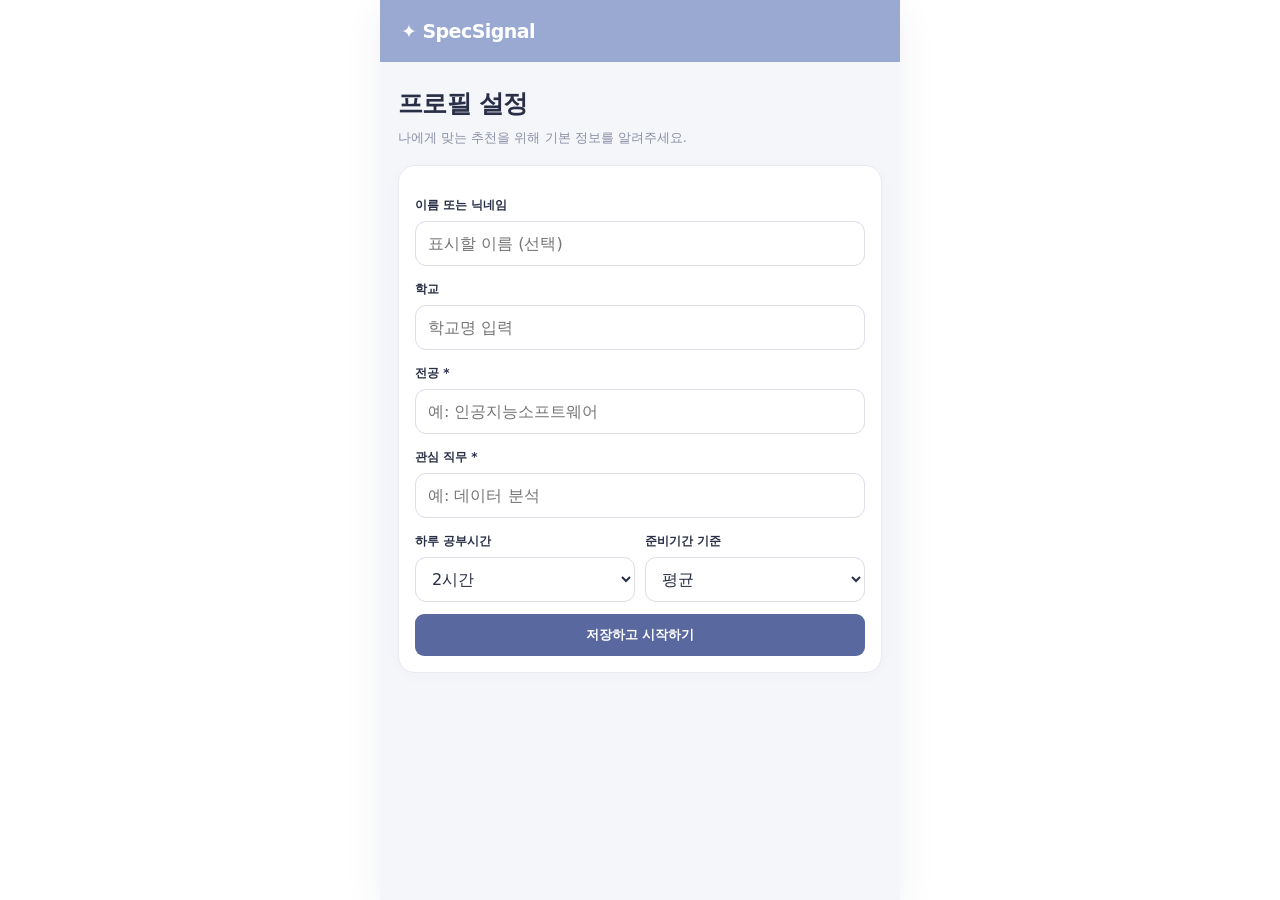
<file: pages/index.html>
<!DOCTYPE html>

<html lang="ko"><head><meta charset="utf-8"/><meta content="width=device-width,initial-scale=1,viewport-fit=cover" name="viewport"/><title>SpecSignal</title>
<style>
:root{--bg:#f7f8fc;--white:#fff;--ink:#25263c;--muted:#7a7d91;--primary:#6e67bb;--soft:#efedfa;--border:#e8e9f1;--danger:#b64d5d;--shadow:0 5px 18px #3b38600b}*{box-sizing:border-box}html,body{margin:0;min-height:100%;font-family:system-ui,-apple-system,'Malgun Gothic',sans-serif;color:var(--ink);background:#fff}button,input,textarea,select{font:inherit}button{cursor:pointer}button:disabled{opacity:.5;cursor:not-allowed}.app{max-width:520px;height:100dvh;min-height:520px;margin:auto;background:var(--bg);display:flex;flex-direction:column;overflow:hidden}.top{background:white;display:flex;align-items:center;justify-content:space-between;min-height:60px;padding:0 19px;border-bottom:1px solid var(--border);flex-shrink:0}.brand{font-size:19px;font-weight:850;letter-spacing:-.8px;color:#514a9d}.top-actions{display:flex;align-items:center;gap:10px}.top-btn{background:transparent;border:0;color:#55536d;font-size:13px;padding:7px}.main{flex:1;overflow-y:auto;overscroll-behavior:contain;padding:22px 18px 30px}.page{display:none;animation:appear .16s ease}.page.active{display:block}@keyframes appear{from{opacity:.4;transform:translateY(4px)}to{opacity:1;transform:none}}.bottom{flex-shrink:0;display:grid;grid-template-columns:repeat(4,1fr);height:72px;background:white;border-top:1px solid var(--border);padding-bottom:env(safe-area-inset-bottom)}.bottom button{border:0;background:white;color:#8c8ca0;font-size:11px;display:flex;flex-direction:column;justify-content:center;align-items:center;gap:5px}.bottom button.active{color:var(--primary);font-weight:750}.bottom .symbol{font-size:22px;line-height:1}.bottom.hidden{display:none}h1{font-size:24px;letter-spacing:-.8px;margin:0 0 7px}h2{font-size:16px;margin:22px 0 11px;letter-spacing:-.3px}h3{font-size:15px;margin:6px 0}p{line-height:1.6}.muted{font-size:13px;color:var(--muted);margin:0 0 17px}.card{background:white;border:1px solid var(--border);border-radius:17px;padding:16px;margin:11px 0;box-shadow:var(--shadow)}.card p{font-size:13px;color:#6f7186;margin:7px 0}.field{display:block;font-size:12px;font-weight:700;margin:15px 0 7px}.input{display:block;width:100%;border:1px solid #dcdde9;background:white;border-radius:11px;min-height:45px;padding:11px 12px;color:var(--ink);outline:none}.input:focus{border-color:var(--primary);box-shadow:0 0 0 3px #6e67bb1a}textarea.input{min-height:86px;resize:vertical}.two{display:grid;grid-template-columns:1fr 1fr;gap:10px}.btn{border:0;border-radius:11px;padding:12px 15px;font-weight:750;font-size:13px;background:var(--primary);color:white}.btn.alt{background:var(--soft);color:#565098}.btn.line{border:1px solid var(--border);background:white;color:#55556c}.btn.danger{background:#fff1f2;color:var(--danger)}.btn.small{padding:9px 11px;font-size:12px}.btn.full{width:100%;margin-top:12px}.row{display:flex;align-items:center;gap:8px;flex-wrap:wrap}.between{justify-content:space-between}.tag{display:inline-flex;background:var(--soft);color:#625ba7;border-radius:7px;padding:5px 8px;font-size:11px;font-weight:700}.tag.gray{background:#f1f1f5;color:#77788c}.tag.warn{background:#fff2ed;color:#ac664f}.meta{font-size:12px;color:var(--muted)}.tabs{display:grid;grid-template-columns:1fr 1fr;background:#edecf5;border-radius:12px;padding:4px;gap:4px;margin:17px 0}.tabs button{border:0;background:transparent;border-radius:9px;padding:11px;color:#74728c;font-size:13px;font-weight:700}.tabs button.active{background:white;color:#554da3;box-shadow:0 1px 5px #0001}.item{display:flex;justify-content:space-between;gap:10px;align-items:flex-start}.item-content{min-width:0;flex:1}.item h3{line-height:1.4}.arrow{font-size:20px;color:#aaa6c9;align-self:center}.divider{height:1px;background:var(--border);margin:13px 0}.empty,.notice{border:1px dashed #d7d5e5;background:#fff;border-radius:14px;padding:21px 15px;text-align:center;color:var(--muted);font-size:13px;line-height:1.7;margin:14px 0}.empty strong,.notice strong{display:block;color:var(--ink);font-size:14px;margin-bottom:5px}.notice.error{border-color:#eac7cb;background:#fff8f8;color:#a05a64}.notice.loading{border-style:solid;background:#f1effc;color:#625ba7}.notice.success{border-style:solid;background:#f1f8f3;color:#467657}.mini{font-size:11px;color:var(--muted)}.cal-top{display:flex;align-items:center;justify-content:space-between;margin:12px 0}.cal-top strong{font-size:17px}.cal-grid{display:grid;grid-template-columns:repeat(7,1fr);gap:4px}.cal-head{text-align:center;font-size:11px;color:var(--muted);padding:7px 0}.cal-day{min-height:47px;border-radius:10px;background:#f9f9fc;text-align:center;padding:8px 2px;font-size:12px;border:1px solid transparent}.cal-day.today{border-color:#b9b4e5}.cal-day.has{background:#eeebfa;color:#5d56a4;font-weight:700}.cal-day .dots{display:flex;justify-content:center;gap:3px;margin-top:5px}.cal-day .dots i{width:5px;height:5px;background:#7c75c4;border-radius:50%}.cal-day .dots i.school{background:#a9aabc}.date-line{display:flex;justify-content:space-between;align-items:center;gap:10px;padding:11px 0;border-bottom:1px solid var(--border)}.date-line:last-child{border:0}.date-line strong{font-size:13px}.date-line .date{font-size:11px;color:var(--muted);margin-top:3px}.dday{font-size:12px;color:#645bad;font-weight:800;white-space:nowrap}.bubble{max-width:92%;padding:12px 13px;border-radius:14px;font-size:13px;line-height:1.6;margin:12px 0}.bubble.ai{background:white;border:1px solid var(--border);border-top-left-radius:4px}.bubble.user{background:#e8e5f9;margin-left:auto;border-bottom-right-radius:4px}.help{font-size:12px;color:var(--muted);margin-top:8px}.hide{display:none!important}.toast{position:fixed;left:50%;bottom:90px;transform:translateX(-50%);background:#302e47;color:white;padding:12px 18px;border-radius:12px;font-size:12px;max-width:90%;z-index:10;box-shadow:0 8px 30px #0002}.pill-button{border:1px solid var(--border);background:white;color:#65617e;border-radius:999px;padding:8px 12px;font-size:12px}.pill-button.active{background:var(--soft);color:var(--primary);border-color:#c7c3e6}.link{color:#6259ac;text-decoration:underline;text-underline-offset:3px;word-break:break-all}.inline-warning{color:var(--danger);font-size:12px;margin:8px 0}.info-strip{background:#f0eefb;color:#645da5;border-radius:12px;padding:12px;font-size:12px;line-height:1.6}.profile{display:flex;gap:12px;align-items:center;margin-bottom:16px}.avatar{background:#e9e6fa;border-radius:14px;padding:12px;color:#6359ad;font-size:23px}.small-muted{font-size:12px;color:var(--muted)}@media(min-width:600px){body{background:#f0f0f6}.app{box-shadow:0 0 40px #27244b12}}@media(max-width:360px){.main{padding:18px 13px}.btn{padding:11px}.cal-day{min-height:42px}}

:root{--bg:#f6f6fa;--ink:#292e45;--muted:#8990a5;--primary:#59699f;--soft:#eceefa;--border:#e5e7f0}
.top{background:#a3afd5;border-bottom:0;min-height:62px;padding:0 21px}
.brand{color:#fff;font-size:19px;letter-spacing:-.55px}
.app{background:#f7f7fb}
.main{padding:25px 18px 32px}
.eyebrow{font-size:10px;font-weight:800;letter-spacing:2px;color:#8794c0;margin-bottom:11px}
h1{font-size:25px}
h2{color:#30354d}
.card{border-radius:16px;box-shadow:0 3px 15px #30395a06}
.btn{background:#59699f}
.btn.alt{background:#e9ecf8;color:#52639b}
.bottom button.active{color:#59699f}
.bottom .symbol{font-size:23px}
.my-hero{display:flex;align-items:center;gap:14px;background:#a4afd4;border-radius:17px;padding:20px;color:white;margin:19px 0}
.my-avatar{display:grid;place-items:center;width:53px;height:53px;flex:none;background:#eef0fb;border-radius:15px;color:#59699f;font-size:25px;font-weight:850}
.my-hero strong{font-size:17px}.my-hero p{font-size:12px;color:#f4f5fc;margin:5px 0 0}
.my-card-heading{margin:0;font-size:16px}
.my-info-grid{display:grid;grid-template-columns:1fr 1fr;gap:17px 13px;margin-top:19px}
.my-info-grid div{min-width:0}
.my-info-grid span{display:block;color:#9095a8;font-size:11px;margin-bottom:7px}
.my-info-grid strong{display:block;font-size:13px;line-height:1.5;overflow-wrap:anywhere}
.my-stats{display:grid;grid-template-columns:repeat(3,minmax(0,1fr));gap:9px;margin:13px 0 22px}
.my-stats .card{margin:0;padding:14px 10px;text-align:center}
.my-stats span{display:block;font-size:11px;color:#8c90a6}
.my-stats strong{display:block;font-size:23px;color:#58699f;margin:7px 0 2px}
.my-stats small{font-size:10px;color:#9094a7}
#bookmarksList .card{margin-top:9px}
@media(max-width:360px){.my-stats{gap:6px}.my-stats .card{padding:11px 6px}}

/* SpecSignal brand visual system adapted from the supplied responsive-web reference */
:root{--bg:#f5f6fa;--primary:#58699f;--soft:#eef0f9;--border:#e5e8f1;--ink:#292f46;--muted:#8a90a5}
body{background:#fff}
.app{background:var(--bg)}
.top{background:#9aa9d1;color:#fff;border-bottom:0;min-height:62px}
.brand{color:#fff;font-size:19px}
.main{padding:25px 18px 38px}
.page h1{font-size:25px;letter-spacing:-.7px}
.page>.muted{margin-top:5px;line-height:1.65}
.card{background:#fff;border:1px solid #e9eaf1;border-radius:17px;box-shadow:0 3px 15px #30395a07}
.btn{background:#59699f;border-radius:9px}
.btn.alt{background:#eef0f8;color:#52639b}
.btn.line{background:#fff;color:#4e587a}
.bottom{background:#fff;box-shadow:0 -3px 16px #26345a08}
.bottom button.active{color:#59699f}
.eyebrow{font-size:10px;letter-spacing:2px;color:#8694bf;font-weight:800;margin-bottom:10px}
.hero-title{align-items:flex-start;gap:10px}
.hero-title h1{margin:0}
.hero-title .muted{margin-top:8px}
.home-overview{display:grid;grid-template-columns:1fr 1fr;gap:10px;margin:23px 0 25px}
.home-overview>div{border-radius:17px;padding:18px 15px;min-width:0;display:flex;flex-direction:column;gap:8px}
.overview-main{background:#a4afd4;color:#fff}
.overview-side{background:#fff;border:1px solid var(--border)}
.home-overview span{font-size:12px}
.home-overview strong{font-size:29px;line-height:1.15;overflow-wrap:anywhere}
.home-overview small{font-size:11px;opacity:.8;line-height:1.5;overflow-wrap:anywhere}
.overview-side strong{font-size:18px;color:#59699f}
.section-row{margin-top:20px;margin-bottom:12px}
.section-row h2{margin:0;font-size:16px}
.calendar-card{padding:14px 10px}
.cal-top{margin-bottom:16px}
.cal-grid{gap:3px}
.cal-head{color:#8b93ac}
.cal-day{min-height:45px;border-radius:8px}
.cal-day.today{background:#e7eaf6;color:#4f6096}
.school-color{color:#e0b76c}
.chat-frame{background:#fff;border:1px solid var(--border);border-radius:18px;overflow:hidden;display:flex;flex-direction:column;min-height:480px;margin:22px 0 14px}
.chat-heading{padding:17px 14px;display:flex;gap:10px;align-items:center;border-bottom:1px solid var(--border)}
.chat-heading strong{display:block;font-size:14px}
.chat-heading small{display:block;color:#9a9eb0;font-size:10px;margin-top:5px}
.chat-heading .tag{margin-left:auto;flex:none}
.chat-spark{font-size:20px;color:#58699f}
.chat-messages{padding:16px 13px;min-height:325px;max-height:460px;overflow-y:auto;flex:1}
.chat-messages .bubble{max-width:92%;margin:9px 0;padding:12px 13px;border-radius:12px}
.chat-messages .bubble.user{margin-left:auto;background:#e7eaf6}
.chat-messages .bubble.ai{background:#f0f1f8}
.chat-suggestions{display:flex;flex-wrap:wrap;gap:7px;margin:12px 0}
.chat-suggestions button{border:1px solid #e4e7f1;background:#fff;border-radius:9px;padding:9px 11px;color:#56627f;font-size:12px}
.chat-compose{border-top:1px solid var(--border);padding:12px;display:flex;align-items:end;gap:8px}
.chat-compose textarea{flex:1;min-width:0;min-height:43px;max-height:100px;resize:vertical}
.chat-compose button{white-space:nowrap;padding:13px 12px}
.chat-answer .card{margin:8px 0 18px}
.chat-answer .row{flex-wrap:wrap}
.recommendation-profile{margin-bottom:16px}
.recommendation-profile h2{font-size:14px;margin:0}
.my-hero{background:#a4afd4}
.my-info-grid{gap:17px 13px}
@media(min-width:600px){.app{box-shadow:0 10px 36px #28324a12}}
@media(max-width:370px){.chat-heading{flex-wrap:wrap}.chat-heading .tag{margin-left:0}.home-overview>div{padding:14px 11px}}
</style></head><body><div class="app"><header class="top"><span class="brand">✦ SpecSignal</span><div class="top-actions"></div></header><main class="main" id="scrollArea">
<section class="page active" id="profile"><h1>프로필 설정</h1><p class="muted">나에게 맞는 추천을 위해 기본 정보를 알려주세요.</p><div class="card"><label class="field" for="nickname">이름 또는 닉네임</label><input class="input" id="nickname" placeholder="표시할 이름 (선택)"/><label class="field" for="school">학교</label><input class="input" id="school" placeholder="학교명 입력"/><label class="field" for="major">전공 *</label><input class="input" id="major" placeholder="예: 인공지능소프트웨어"/><label class="field" for="career">관심 직무 *</label><input class="input" id="career" placeholder="예: 데이터 분석"/><div class="two"><div><label class="field" for="study">하루 공부시간</label><select class="input" id="study"><option>1시간</option><option selected="">2시간</option><option>3시간 이상</option></select></div><div><label class="field" for="period">준비기간 기준</label><select class="input" id="period"><option>최소</option><option selected="">평균</option><option>최대</option></select></div></div><p class="inline-warning hide" id="profileError">전공과 관심 직무를 입력해 주세요.</p><button class="btn full" onclick="saveProfile()">저장하고 시작하기</button></div></section>
<section class="page" id="home">
<div class="eyebrow">YOUR NEXT POSSIBILITY</div>
<div class="row between hero-title">
<div><h1>나의 일정 한눈에 보기</h1><p class="muted">작은 준비가 만드는 더 큰 가능성.</p></div>
<button class="btn alt small" onclick="navigate('academic')">학사일정</button>
</div>
<div class="home-overview">
<div class="overview-main"><span>다가오는 일정</span><strong id="homeUpcomingCount">0</strong><small>개의 일정이 기다리고 있어요</small></div>
<div class="overview-side"><span>가장 가까운 일정</span><strong id="homeNextDDay">일정 없음</strong><small id="homeNextTitle">일정을 추가해 보세요</small></div>
</div>
<div class="row between section-row"><h2>다가오는 일정</h2><button class="btn small" onclick="openEvent()">＋ 일정 추가</button></div>
<div id="upcoming"></div>
<div class="row between section-row"><h2>내 캘린더</h2><span class="small-muted">개인 일정 · 학사일정</span></div>
<div class="card calendar-card">
<div class="cal-top"><button aria-label="이전 달" class="pill-button" onclick="changeMonth(-1)">‹</button><strong id="monthLabel"></strong><button aria-label="다음 달" class="pill-button" onclick="changeMonth(1)">›</button></div>
<div class="cal-grid" id="calendar"></div>
<p class="help">● 개인 일정　 <span class="school-color">●</span> 학교 학사일정</p>
</div>
<div class="row" style="margin-top:14px"><button class="btn line full" onclick="navigate('explore')">자격증·공모전 둘러보기</button></div>
</section>
<section class="page" id="explore"><h1>자격증·공모전 탐색</h1><p class="muted">관심 분야의 항목을 찾아보고 상세정보를 확인하세요.</p><div class="tabs"><button class="active" id="certTab" onclick="setCategory('cert')">자격증</button><button id="compTab" onclick="setCategory('comp')">공모전</button></div><input class="input" id="search" oninput="renderExplore()" placeholder="이름 또는 분야 검색"/><div id="exploreResults"></div><button class="btn alt full" id="submitCompetition" onclick="navigate('submission')">＋ 공모전 등록 제안</button></section>
<section class="page" id="detail"><button class="top-btn" onclick="navigate(lastDetailSource)">‹ 돌아가기</button><div id="detailContent"></div><div class="row" style="margin-top:15px"><button class="btn alt" id="bookmarkDetail" onclick="toggleBookmark(selectedId)">☆ 관심 저장</button><button class="btn" onclick="openEvent(selectedId)">＋ 일정 추가</button></div></section>
<section class="page" id="ai">
<div class="eyebrow">YOUR NEXT POSSIBILITY</div>
<h1>SpecSignal Bot</h1>
<p class="muted">전공과 관심 분야, 나의 일정에 맞는 다음 도전을 찾아보세요.</p>
<div class="chat-frame">
<div class="chat-heading"><span class="chat-spark">✦</span><div><strong>나만의 가능성을 찾는 대화</strong><small>추천 결과는 고정 예시 데이터입니다.</small></div><span class="tag warn">예시 데이터</span></div>
<div class="chat-messages" id="chatMessages">
<div class="bubble ai">안녕하세요! 어떤 도전을 준비하고 있나요?<br/>관심 분야와 준비 가능한 기간을 알려주세요.</div>
<div class="chat-suggestions">
<button onclick="askSuggestion('전공에 맞는 자격증 추천해줘')">전공에 맞는 자격증</button>
<button onclick="askSuggestion('이번 학기에 준비할 공모전 추천해줘')">학기 중 준비할 공모전</button>
</div>
</div>
<div class="chat-compose"><textarea class="input" id="aiQuestion" placeholder="예: 데이터 분야 자격증을 60일 안에 준비하고 싶어" rows="2"></textarea><button class="btn" onclick="runRecommendation()">보내기 ↑</button></div>
</div>
<div class="card recommendation-profile"><div class="row between"><h2>현재 추천 조건</h2><button class="btn line small" onclick="editMyProfile()">수정</button></div><p id="aiProfile"></p><p class="small-muted">학사일정이 확인되지 않으면 추천 판단에 반영하지 않습니다.</p></div>
</section>
<section class="page" id="mypage">
<div class="eyebrow">MY SPACE / ACCOUNT</div>
<h1>마이페이지</h1>
<p class="muted">나의 정보와 준비 현황을 한곳에서 확인해요.</p>
<div class="my-hero">
<div class="my-avatar">S</div>
<div><strong id="myDisplayName">SpecSignal 사용자</strong><p id="mySubtitle">나의 다음 가능성을 준비하고 있어요.</p></div>
</div>
<div class="card">
<div class="row between"><h2 class="my-card-heading">기본 정보</h2><button class="btn line small" onclick="editMyProfile()">수정하기</button></div>
<div class="my-info-grid">
<div><span>학교</span><strong id="mySchool">미입력</strong></div>
<div><span>전공</span><strong id="myMajor">미입력</strong></div>
<div><span>관심 직무</span><strong id="myCareer">미입력</strong></div>
<div><span>하루 공부시간</span><strong id="myStudy">미입력</strong></div>
<div><span>준비기간 기준</span><strong id="myPeriod">미입력</strong></div>
</div>
</div>
<div class="my-stats">
<div class="card"><span>관심 항목</span><strong id="myBookmarkCount">0</strong><small>개 저장</small></div>
<div class="card"><span>내 일정</span><strong id="myEventCount">0</strong><small>개 등록</small></div>
<div class="card"><span>학사일정</span><strong id="myAcademicCount">0</strong><small>개 등록</small></div>
</div>
<div class="row between"><h2>관심 목록</h2><button class="btn line small" onclick="navigate('explore')">더 찾아보기</button></div>
<div class="tabs"><button class="active" id="myCertTab" onclick="setMyBookmarkKind('cert')">자격증</button><button id="myCompTab" onclick="setMyBookmarkKind('comp')">공모전</button></div>
<div id="bookmarksList"></div>
<div class="card">
<div class="row between"><div><h2 class="my-card-heading">학사일정 설정</h2><p class="small-muted">학교 일정 조회 또는 직접 입력</p></div><button class="btn alt small" onclick="navigate('academic')">설정하기</button></div>
</div>
</section>
<section class="page" id="event"><button class="top-btn" onclick="navigate(eventReturn)">‹ 돌아가기</button><h1 id="eventHeading">일정 추가</h1><p class="muted">캘린더에 표시할 개인 일정을 저장하세요.</p><div class="card"><label class="field" for="eventTitle">일정명 *</label><input class="input" id="eventTitle" placeholder="일정 이름"/><label class="field" for="eventType">일정 종류</label><select class="input" id="eventType"><option value="cert">자격증</option><option value="comp">공모전</option><option value="personal">개인 일정</option></select><label class="field" for="eventDate">날짜 *</label><input class="input" id="eventDate" type="date"/><p class="inline-warning hide" id="eventError">일정명과 날짜를 입력해 주세요.</p><button class="btn full" onclick="saveEvent()">일정 저장</button><button class="btn danger full hide" id="deleteEvent" onclick="removeEvent()">일정 삭제</button></div></section>
<section class="page" id="academic"><button class="top-btn" onclick="navigate('home')">‹ 홈으로</button><h1>학교 학사일정</h1><p class="muted">학교 학사일정을 확인하고 필요한 날짜를 직접 등록할 수 있어요.</p><label class="field" for="academicSchool">학교</label><input class="input" id="academicSchool" placeholder="학교명 입력"/><label class="field" for="academicYear">학년도</label><select class="input" id="academicYear"><option>2026</option><option>2027</option></select><button class="btn full" onclick="loadAcademic()">학사일정 조회</button><div id="academicResult"></div><div class="hide" id="academicManual"><h2>학사일정 직접 입력</h2><div class="card"><label class="field" for="academicTitle">일정명 *</label><input class="input" id="academicTitle" placeholder="예: 기말고사 기간"/><label class="field" for="academicDate">시작 날짜 *</label><input class="input" id="academicDate" type="date"/><p class="inline-warning hide" id="academicError">일정명과 날짜를 입력해 주세요.</p><button class="btn full" onclick="saveAcademic()">학사일정 저장</button></div></div><div id="academicSaved"></div></section>
<section class="page" id="submission"><button class="top-btn" onclick="navigate('explore')">‹ 탐색으로</button><h1>공모전 등록 제안</h1><p class="muted">공식 공고를 제안하면 검수 후 공개할 수 있어요.</p><div class="card"><label class="field" for="submissionUrl">공식 공고 URL</label><input class="input" id="submissionUrl" placeholder="https://..." type="url"/><label class="field" for="submissionName">공모전명</label><input class="input" id="submissionName" placeholder="공모전 공식 명칭"/><label class="field" for="submissionFile">공고 파일 (PDF·이미지)</label><input accept=".pdf,image/*" class="input" id="submissionFile" type="file"/><div class="info-strip" style="margin-top:14px">제출한 공고는 검수 대기 상태로 표시됩니다. 현재는 실제 서버로 전송되지 않습니다.</div><button class="btn full" onclick="demoSubmit()">검수 요청</button><div id="submissionResult"></div></div></section>
</main><nav class="bottom hidden" id="bottom"><button data-page="home" onclick="navigate('home')"><span class="symbol">▦</span>홈</button><button data-page="explore" onclick="navigate('explore')"><span class="symbol">⌕</span>탐색</button><button data-page="ai" onclick="navigate('ai')"><span class="symbol">✧</span>AI 추천</button><button data-page="mypage" onclick="navigate('mypage')"><span class="symbol">◉</span>마이페이지</button></nav></div><div class="toast hide" id="toast" role="status"></div>
<script>
'use strict';
const $=id=>document.getElementById(id),storeKey='specsignal-prototype-v1';
const catalog=[{id:'cert-1',kind:'cert',title:'정보처리기사',category:'정보기술',description:'소프트웨어 개발 및 정보시스템 관련 국가기술자격입니다.',eligibility:'응시자격은 공식 안내에서 확인해 주세요.',deadline:'미확인',exam:'미확인',url:'https://www.q-net.or.kr/'},{id:'cert-2',kind:'cert',title:'빅데이터분석기사',category:'데이터 분석',description:'빅데이터 분석 관련 국가기술자격입니다.',eligibility:'응시자격은 공식 안내에서 확인해 주세요.',deadline:'미확인',exam:'미확인',url:'https://www.q-net.or.kr/'},{id:'comp-1',kind:'comp',title:'AI 아이디어 공모전 (예시)',category:'인공지능',description:'AI 활용 아이디어를 제안하는 가상 공모전 예시입니다.',eligibility:'예시 항목으로 실제 참가 자격이 없습니다.',deadline:'미확인',exam:'미확인',url:''},{id:'comp-2',kind:'comp',title:'캠퍼스 서비스 기획 공모전 (예시)',category:'서비스 기획',description:'대학생 대상 서비스 기획을 주제로 한 가상 공모전 예시입니다.',eligibility:'예시 항목으로 실제 참가 자격이 없습니다.',deadline:'미확인',exam:'미확인',url:''}];
const defaults={profile:null,bookmarks:[],events:[],academic:[]};let data=load(),page='profile',category='cert',selectedId='cert-1',lastDetailSource='explore',editingId=null,eventReturn='home',viewDate=new Date();viewDate.setDate(1);let academicAttempt=0,profileReturn='home',myBookmarkKind='cert';
function load(){try{let raw=JSON.parse(localStorage.getItem(storeKey));if(raw&&typeof raw==='object')return {...defaults,...raw}}catch(e){}return structuredClone(defaults)}function persist(){try{localStorage.setItem(storeKey,JSON.stringify(data))}catch(e){}}function escapeHTML(v){return String(v??'').replace(/[&<>"']/g,c=>({'&':'&amp;','<':'&lt;','>':'&gt;','"':'&quot;',"'":'&#39;'}[c]))}function toast(s){$('toast').textContent=s;$('toast').classList.remove('hide');clearTimeout(toast.timer);toast.timer=setTimeout(()=>$('toast').classList.add('hide'),2300)}function navigate(to){if(!data.profile&&to!=='profile')to='profile';page=to;document.querySelectorAll('.page').forEach(x=>x.classList.toggle('active',x.id===to));$('bottom').classList.toggle('hidden',to==='profile');document.querySelectorAll('.bottom button').forEach(x=>x.classList.toggle('active',x.dataset.page===to));$('scrollArea').scrollTop=0;if(to==='home')renderHome();if(to==='explore')renderExplore();if(to==='detail')renderDetail();if(to==='ai')renderAiProfile();if(to==='mypage')renderMyPage();if(to==='academic')renderAcademic();}
function saveProfile(){let major=$('major').value.trim(),career=$('career').value.trim();$('profileError').classList.toggle('hide',!!(major&&career));if(!major||!career)return;data.profile={nickname:$('nickname').value.trim(),school:$('school').value.trim(),major,career,study:$('study').value,period:$('period').value};persist();toast('정보가 저장되었어요');navigate(profileReturn==='mypage'?'mypage':'home');profileReturn='home'}
function setCategory(k){category=k;$('certTab').classList.toggle('active',k==='cert');$('compTab').classList.toggle('active',k==='comp');$('submitCompetition').classList.toggle('hide',k==='cert');renderExplore()}function renderExplore(){let q=$('search').value.trim().toLowerCase();let list=catalog.filter(x=>x.kind===category&&(x.title+x.category+x.description).toLowerCase().includes(q));$('exploreResults').innerHTML=list.length?list.map(x=>`<div class="card"><div class="item"><div class="item-content"><span class="tag">${x.kind==='cert'?'자격증':'공모전'}</span> <span class="tag gray">${escapeHTML(x.category)}</span> <span class="tag warn">예시 데이터</span><h3>${escapeHTML(x.title)}</h3><p>${escapeHTML(x.description)}</p><button class="btn alt small" onclick="openDetail('${x.id}','explore')">상세보기</button></div><span class="arrow">›</span></div></div>`).join(''):'<div class="empty"><strong>검색 결과가 없어요</strong>검색어를 바꿔 다시 찾아보세요.</div>'}
function openDetail(id,from){selectedId=id;lastDetailSource=from||page;navigate('detail')}function renderDetail(){let x=catalog.find(x=>x.id===selectedId);if(!x)return;let saved=data.bookmarks.includes(x.id);$('detailContent').innerHTML=`<div class="card"><span class="tag">${x.kind==='cert'?'국가자격증':'공모전'}</span> <span class="tag gray">${escapeHTML(x.category)}</span><span class="tag warn">예시 데이터</span><h1 style="margin-top:15px">${escapeHTML(x.title)}</h1><p>${escapeHTML(x.description)}</p><h2>주요 일정</h2><div class="date-line"><span>접수 마감</span><strong>${escapeHTML(x.deadline)}</strong></div><div class="date-line"><span>${x.kind==='cert'?'시험일':'제출일'}</span><strong>${escapeHTML(x.exam)}</strong></div><h2>응시·참가 조건</h2><p>${escapeHTML(x.eligibility)}</p><h2>공식 정보</h2>${x.url?`<a class="link" target="_blank" rel="noopener noreferrer" href="${x.url}">공식 안내 사이트 확인 ↗</a>`:'<p>실제 공식 원문이 없는 예시 항목입니다.</p>'}</div>`;$('bookmarkDetail').textContent=saved?'♥ 관심 저장됨':'☆ 관심 저장'}function toggleBookmark(id){if(data.bookmarks.includes(id)){data.bookmarks=data.bookmarks.filter(x=>x!==id);toast('관심 목록에서 해제했어요')}else{data.bookmarks.push(id);toast('관심 목록에 저장했어요')}persist();if(page==='detail')renderDetail();if(page==='mypage')renderMyPage()}function setMyBookmarkKind(k){myBookmarkKind=k;$('myCertTab').classList.toggle('active',k==='cert');$('myCompTab').classList.toggle('active',k==='comp');renderBookmarks()}
function renderMyPage(){const p=data.profile||{};$('myDisplayName').textContent=p.nickname||'SpecSignal 사용자';$('mySchool').textContent=p.school||'미입력';$('myMajor').textContent=p.major||'미입력';$('myCareer').textContent=p.career||'미입력';$('myStudy').textContent=p.study||'미입력';$('myPeriod').textContent=p.period||'미입력';$('myBookmarkCount').textContent=data.bookmarks.length;$('myEventCount').textContent=data.events.length;$('myAcademicCount').textContent=data.academic.length;renderBookmarks()}
function editMyProfile(){const p=data.profile||{};for(const k of ['nickname','school','major','career','study','period'])if($(k))$(k).value=p[k]||($(k).tagName==='SELECT'?$(k).options[0].value:'');profileReturn='mypage';navigate('profile')}
function renderBookmarks(){let list=data.bookmarks.map(id=>catalog.find(x=>x.id===id)).filter(x=>x&&x.kind===myBookmarkKind);$('bookmarksList').innerHTML=list.length?list.map(x=>`<div class="card"><span class="tag">${x.kind==='cert'?'자격증':'공모전'}</span><h3>${escapeHTML(x.title)}</h3><div class="row"><button class="btn alt small" onclick="openDetail('${x.id}','mypage')">상세보기</button><button class="btn line small" onclick="openEvent('${x.id}')">일정 추가</button><button class="btn line small" onclick="toggleBookmark('${x.id}')">저장 해제</button></div></div>`).join(''):'<div class="empty"><strong>저장한 항목이 없어요</strong>탐색 또는 AI 추천 화면에서 관심 항목을 저장해 보세요.</div>'}
function renderAiProfile(){$('aiProfile').textContent=`전공: ${data.profile.major} · 관심 직무: ${data.profile.career} · 하루 공부시간: ${data.profile.study} · 준비기간: ${data.profile.period}`}
function askSuggestion(text){$('aiQuestion').value=text;runRecommendation()}
function runRecommendation(){
 const q=$('aiQuestion').value.trim();
 if(!q){toast('추천받을 내용을 입력해 주세요.');return}
 const messages=$('chatMessages');
 const suggestions=messages.querySelector('.chat-suggestions');
 if(suggestions)suggestions.remove();
 messages.insertAdjacentHTML('beforeend',`<div class="bubble user">${escapeHTML(q)}</div><div class="bubble ai" id="aiTyping">추천 예시를 준비하고 있어요…</div>`);
 $('aiQuestion').value='';
 messages.scrollTop=messages.scrollHeight;
 const wantsComp=/공모전|아이디어|기획/.test(q);
 const x=catalog.find(i=>i.id===(wantsComp?'comp-1':'cert-1'));
 setTimeout(()=>{
   const loading=$('aiTyping');if(loading)loading.remove();
   messages.insertAdjacentHTML('beforeend',`<div class="chat-answer">
     <div class="bubble ai">현재 프로필의 <strong>${escapeHTML(data.profile.major)}</strong> 전공과 <strong>${escapeHTML(data.profile.career)}</strong> 관심 직무를 참고해 검토할 만한 항목을 준비했어요. 실제 추천 알고리즘이 아닌 고정 예시입니다.</div>
     <div class="card"><span class="tag warn">예시 데이터</span><span class="tag">${wantsComp?'공모전':'자격증'}</span><h3>${escapeHTML(x.title)}</h3>
     <p>${escapeHTML(x.description)}</p><p class="small-muted">하루 ${escapeHTML(data.profile.study)} 학습 기준 · 공식 일정과 참가·응시 자격은 직접 확인 필요</p>
     <div class="row"><button class="btn small" onclick="openDetail('${x.id}','ai')">상세보기</button><button class="btn alt small" onclick="toggleBookmark('${x.id}')">♡ 관심 저장</button><button class="btn line small" onclick="openEvent('${x.id}')">＋ 일정 추가</button></div></div></div>`);
   messages.scrollTop=messages.scrollHeight;
 },500);
}
function openEvent(itemId){eventReturn=page;editingId=null;$('eventHeading').textContent='일정 추가';$('eventTitle').value='';$('eventDate').value='';$('eventType').value='personal';$('deleteEvent').classList.add('hide');$('eventError').classList.add('hide');if(itemId&&typeof itemId==='string'){let x=catalog.find(i=>i.id===itemId);if(x){$('eventTitle').value=x.title+' 일정';$('eventType').value=x.kind}}navigate('event')}function editEvent(id){let x=data.events.find(e=>e.id===id);if(!x)return;eventReturn='home';editingId=id;$('eventHeading').textContent='일정 수정';$('eventTitle').value=x.title;$('eventDate').value=x.date;$('eventType').value=x.type;$('deleteEvent').classList.remove('hide');$('eventError').classList.add('hide');navigate('event')}function saveEvent(){let title=$('eventTitle').value.trim(),date=$('eventDate').value;if(!title||!date){$('eventError').classList.remove('hide');return}let obj={id:editingId||'event-'+Date.now(),title,date,type:$('eventType').value};if(editingId)data.events=data.events.map(x=>x.id===editingId?obj:x);else data.events.push(obj);persist();editingId=null;toast('일정을 저장했어요');navigate('home')}function removeEvent(){data.events=data.events.filter(x=>x.id!==editingId);persist();editingId=null;toast('일정을 삭제했어요');navigate('home')}
function changeMonth(n){viewDate.setMonth(viewDate.getMonth()+n);renderHome()}function dateKey(y,m,d){return `${y}-${String(m+1).padStart(2,'0')}-${String(d).padStart(2,'0')}`}function dday(date){let a=new Date(date+'T00:00:00'),b=new Date();b.setHours(0,0,0,0);let d=Math.round((a-b)/86400000);return d===0?'D-day':d>0?'D-'+d:'D+'+(-d)}function renderHome(){let y=viewDate.getFullYear(),m=viewDate.getMonth();$('monthLabel').textContent=`${y}년 ${m+1}월`;let start=new Date(y,m,1).getDay(),days=new Date(y,m+1,0).getDate();let html=['일','월','화','수','목','금','토'].map(x=>`<div class="cal-head">${x}</div>`).join('');for(let i=0;i<start;i++)html+='<div></div>';let today=new Date();for(let d=1;d<=days;d++){let key=dateKey(y,m,d),mine=data.events.some(x=>x.date===key),school=data.academic.some(x=>x.date===key);html+=`<div class="cal-day ${mine||school?'has':''} ${today.getFullYear()===y&&today.getMonth()===m&&today.getDate()===d?'today':''}">${d}<div class="dots">${mine?'<i></i>':''}${school?'<i class="school"></i>':''}</div></div>`}$('calendar').innerHTML=html;let combined=[...data.events.map(x=>({...x,school:false})),...data.academic.map(x=>({...x,school:true}))].sort((a,b)=>a.date.localeCompare(b.date));let todayKey=dateKey(today.getFullYear(),today.getMonth(),today.getDate());let upcoming=combined.filter(x=>x.date>=todayKey);$('homeUpcomingCount').textContent=upcoming.length;let nearest=upcoming[0];$('homeNextDDay').textContent=nearest?dday(nearest.date):'일정 없음';$('homeNextTitle').textContent=nearest?nearest.title:'일정을 추가해 보세요';$('upcoming').innerHTML=upcoming.length?`<div class="card">${upcoming.slice(0,4).map(x=>`<div class="date-line"><div><strong>${escapeHTML(x.title)}</strong><div class="date">${escapeHTML(x.date)} · ${x.school?'학사일정':'내 일정'}</div></div><div class="row"><span class="dday">${dday(x.date)}</span>${!x.school?`<button class="btn alt small" onclick="editEvent('${x.id}')">수정</button>`:''}</div></div>`).join('')}</div>`:'<div class="empty"><strong>등록된 일정이 없어요</strong>직접 일정을 추가하거나 학사일정을 확인해 보세요.</div>'}
function renderAcademic(){$('academicSchool').value=data.profile?.school||'';$('academicResult').innerHTML='';$('academicManual').classList.add('hide');renderAcademicSaved()}function loadAcademic(){let school=$('academicSchool').value.trim();if(!school){$('academicResult').innerHTML='<div class="notice error"><strong>학교를 입력해 주세요</strong>학사일정을 조회할 학교명이 필요합니다.</div>';return}$('academicResult').innerHTML='<div class="notice loading"><strong>학사일정 조회 중</strong>학교 공식 자료를 확인하고 있어요.</div>';setTimeout(()=>{if(page!=='academic')return;$('academicResult').innerHTML='<div class="notice error"><strong>학사일정을 불러오지 못했어요</strong>학교 공식 학사일정을 가져올 수 없습니다. 다시 시도하거나 아래에서 일정을 직접 입력해 주세요.<div class="row" style="justify-content:center;margin-top:12px"><button class="btn alt small" onclick="loadAcademic()">다시 시도</button><button class="btn small" onclick="showAcademicManual()">직접 입력</button></div></div>'},650)}function showAcademicManual(){$('academicManual').classList.remove('hide');$('academicTitle').focus()}function saveAcademic(){let title=$('academicTitle').value.trim(),date=$('academicDate').value;if(!title||!date){$('academicError').classList.remove('hide');return}$('academicError').classList.add('hide');data.academic.push({id:'academic-'+Date.now(),title,date,school:$('academicSchool').value.trim()});persist();$('academicTitle').value='';$('academicDate').value='';toast('학사일정을 저장했어요');renderAcademicSaved()}function renderAcademicSaved(){$('academicSaved').innerHTML=data.academic.length?'<h2>직접 등록한 학사일정</h2><div class="card">'+data.academic.map(x=>`<div class="date-line"><div><strong>${escapeHTML(x.title)}</strong><div class="date">${escapeHTML(x.date)}</div></div><button class="btn line small" onclick="deleteAcademic('${x.id}')">삭제</button></div>`).join('')+'</div>':''}function deleteAcademic(id){data.academic=data.academic.filter(x=>x.id!==id);persist();renderAcademicSaved();toast('학사일정을 삭제했어요')}
function demoSubmit(){let name=$('submissionName').value.trim(),url=$('submissionUrl').value.trim(),file=$('submissionFile').files[0];if(!name||(!url&&!file)){$('submissionResult').innerHTML='<div class="notice error"><strong>필수 정보를 확인해 주세요</strong>공모전명과 공식 URL 또는 공고 파일이 필요합니다.</div>';return}if(url&&!/^https?:\/\//i.test(url)){$('submissionResult').innerHTML='<div class="notice error">http:// 또는 https://로 시작하는 주소를 입력해 주세요.</div>';return}$('submissionResult').innerHTML='<div class="notice"><strong>검수 대기 · 화면 예시</strong>입력 내용은 실제로 제출되지 않았습니다.</div>'}
(function init(){if(data.profile){$('nickname').value=data.profile.nickname||'';$('school').value=data.profile.school||'';$('major').value=data.profile.major||'';$('career').value=data.profile.career||'';$('study').value=data.profile.study||'2시간';$('period').value=data.profile.period||'평균';navigate('home')}else navigate('profile');renderExplore()})();
</script></body></html>
</file>
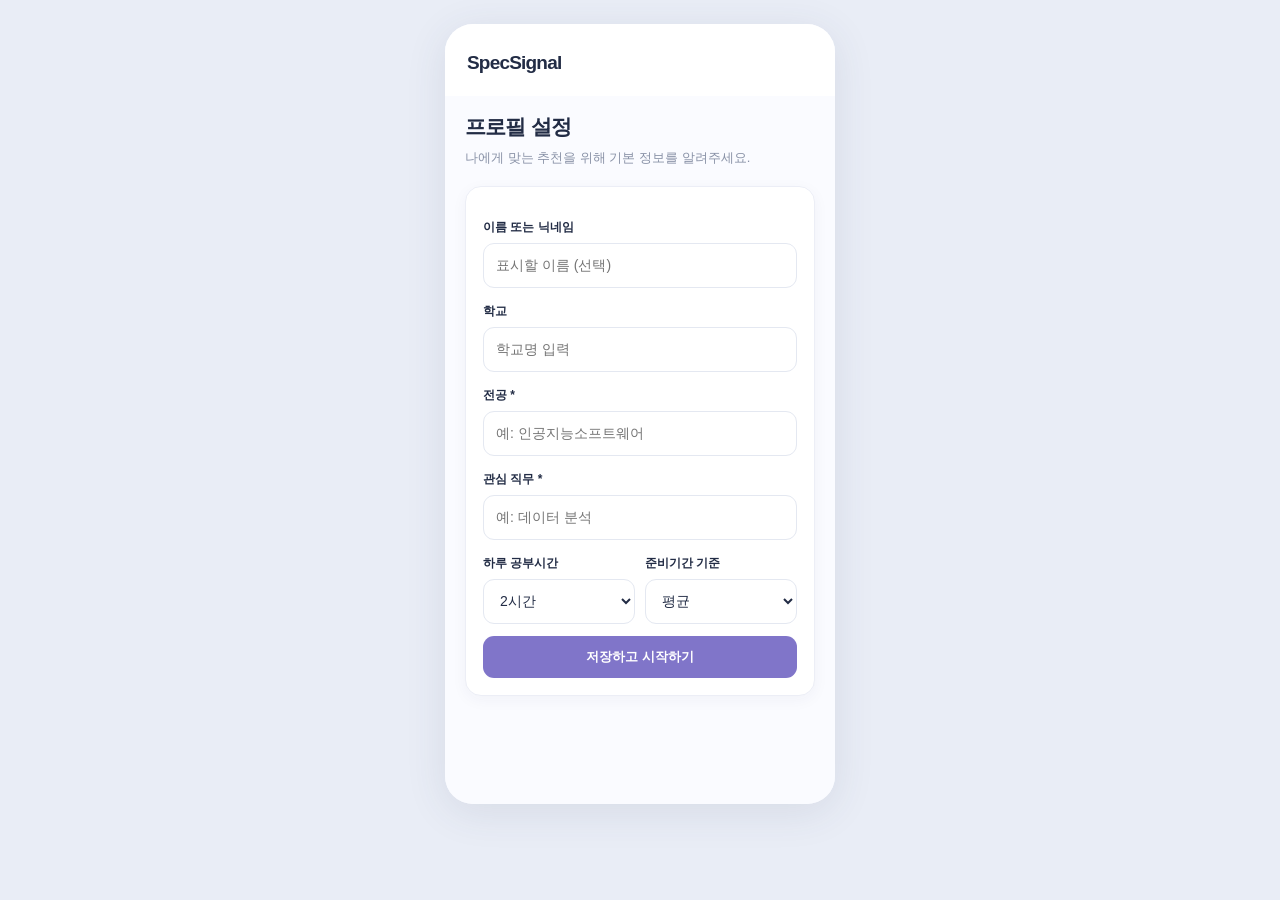
<file: pages/SpecSignal_11.10.html>
<!DOCTYPE html>

<html lang="ko"><head><meta charset="utf-8"/><meta content="width=device-width,initial-scale=1,viewport-fit=cover" name="viewport"/><title>SpecSignal | 모바일 프로토타입</title>
<style>
:root{--bg:#f7f8fc;--white:#fff;--ink:#25263c;--muted:#7a7d91;--primary:#6e67bb;--soft:#efedfa;--border:#e8e9f1;--danger:#b64d5d;--shadow:0 5px 18px #3b38600b}*{box-sizing:border-box}html,body{margin:0;min-height:100%;font-family:system-ui,-apple-system,'Malgun Gothic',sans-serif;color:var(--ink);background:#fff}button,input,textarea,select{font:inherit}button{cursor:pointer}button:disabled{opacity:.5;cursor:not-allowed}.app{max-width:520px;height:100dvh;min-height:520px;margin:auto;background:var(--bg);display:flex;flex-direction:column;overflow:hidden}.top{background:white;display:flex;align-items:center;justify-content:space-between;min-height:60px;padding:0 19px;border-bottom:1px solid var(--border);flex-shrink:0}.brand{font-size:19px;font-weight:850;letter-spacing:-.8px;color:#514a9d}.top-actions{display:flex;align-items:center;gap:10px}.top-btn{background:transparent;border:0;color:#55536d;font-size:13px;padding:7px}.main{flex:1;overflow-y:auto;overscroll-behavior:contain;padding:22px 18px 30px}.page{display:none;animation:appear .16s ease}.page.active{display:block}@keyframes appear{from{opacity:.4;transform:translateY(4px)}to{opacity:1;transform:none}}.bottom{flex-shrink:0;display:grid;grid-template-columns:repeat(4,1fr);height:72px;background:white;border-top:1px solid var(--border);padding-bottom:env(safe-area-inset-bottom)}.bottom button{border:0;background:white;color:#8c8ca0;font-size:11px;display:flex;flex-direction:column;justify-content:center;align-items:center;gap:5px}.bottom button.active{color:var(--primary);font-weight:750}.bottom .symbol{font-size:22px;line-height:1}.bottom.hidden{display:none}h1{font-size:24px;letter-spacing:-.8px;margin:0 0 7px}h2{font-size:16px;margin:22px 0 11px;letter-spacing:-.3px}h3{font-size:15px;margin:6px 0}p{line-height:1.6}.muted{font-size:13px;color:var(--muted);margin:0 0 17px}.card{background:white;border:1px solid var(--border);border-radius:17px;padding:16px;margin:11px 0;box-shadow:var(--shadow)}.card p{font-size:13px;color:#6f7186;margin:7px 0}.field{display:block;font-size:12px;font-weight:700;margin:15px 0 7px}.input{display:block;width:100%;border:1px solid #dcdde9;background:white;border-radius:11px;min-height:45px;padding:11px 12px;color:var(--ink);outline:none}.input:focus{border-color:var(--primary);box-shadow:0 0 0 3px #6e67bb1a}textarea.input{min-height:86px;resize:vertical}.two{display:grid;grid-template-columns:1fr 1fr;gap:10px}.btn{border:0;border-radius:11px;padding:12px 15px;font-weight:750;font-size:13px;background:var(--primary);color:white}.btn.alt{background:var(--soft);color:#565098}.btn.line{border:1px solid var(--border);background:white;color:#55556c}.btn.danger{background:#fff1f2;color:var(--danger)}.btn.small{padding:9px 11px;font-size:12px}.btn.full{width:100%;margin-top:12px}.row{display:flex;align-items:center;gap:8px;flex-wrap:wrap}.between{justify-content:space-between}.tag{display:inline-flex;background:var(--soft);color:#625ba7;border-radius:7px;padding:5px 8px;font-size:11px;font-weight:700}.tag.gray{background:#f1f1f5;color:#77788c}.tag.warn{background:#fff2ed;color:#ac664f}.meta{font-size:12px;color:var(--muted)}.tabs{display:grid;grid-template-columns:1fr 1fr;background:#edecf5;border-radius:12px;padding:4px;gap:4px;margin:17px 0}.tabs button{border:0;background:transparent;border-radius:9px;padding:11px;color:#74728c;font-size:13px;font-weight:700}.tabs button.active{background:white;color:#554da3;box-shadow:0 1px 5px #0001}.item{display:flex;justify-content:space-between;gap:10px;align-items:flex-start}.item-content{min-width:0;flex:1}.item h3{line-height:1.4}.arrow{font-size:20px;color:#aaa6c9;align-self:center}.divider{height:1px;background:var(--border);margin:13px 0}.empty,.notice{border:1px dashed #d7d5e5;background:#fff;border-radius:14px;padding:21px 15px;text-align:center;color:var(--muted);font-size:13px;line-height:1.7;margin:14px 0}.empty strong,.notice strong{display:block;color:var(--ink);font-size:14px;margin-bottom:5px}.notice.error{border-color:#eac7cb;background:#fff8f8;color:#a05a64}.notice.loading{border-style:solid;background:#f1effc;color:#625ba7}.notice.success{border-style:solid;background:#f1f8f3;color:#467657}.mini{font-size:11px;color:var(--muted)}.cal-top{display:flex;align-items:center;justify-content:space-between;margin:12px 0}.cal-top strong{font-size:17px}.cal-grid{display:grid;grid-template-columns:repeat(7,1fr);gap:4px}.cal-head{text-align:center;font-size:11px;color:var(--muted);padding:7px 0}.cal-day{min-height:47px;border-radius:10px;background:#f9f9fc;text-align:center;padding:8px 2px;font-size:12px;border:1px solid transparent}.cal-day.today{border-color:#b9b4e5}.cal-day.has{background:#eeebfa;color:#5d56a4;font-weight:700}.cal-day .dots{display:flex;justify-content:center;gap:3px;margin-top:5px}.cal-day .dots i{width:5px;height:5px;background:#7c75c4;border-radius:50%}.cal-day .dots i.school{background:#a9aabc}.date-line{display:flex;justify-content:space-between;align-items:center;gap:10px;padding:11px 0;border-bottom:1px solid var(--border)}.date-line:last-child{border:0}.date-line strong{font-size:13px}.date-line .date{font-size:11px;color:var(--muted);margin-top:3px}.dday{font-size:12px;color:#645bad;font-weight:800;white-space:nowrap}.bubble{max-width:92%;padding:12px 13px;border-radius:14px;font-size:13px;line-height:1.6;margin:12px 0}.bubble.ai{background:white;border:1px solid var(--border);border-top-left-radius:4px}.bubble.user{background:#e8e5f9;margin-left:auto;border-bottom-right-radius:4px}.help{font-size:12px;color:var(--muted);margin-top:8px}.hide{display:none!important}.toast{position:fixed;left:50%;bottom:90px;transform:translateX(-50%);background:#302e47;color:white;padding:12px 18px;border-radius:12px;font-size:12px;max-width:90%;z-index:10;box-shadow:0 8px 30px #0002}.pill-button{border:1px solid var(--border);background:white;color:#65617e;border-radius:999px;padding:8px 12px;font-size:12px}.pill-button.active{background:var(--soft);color:var(--primary);border-color:#c7c3e6}.link{color:#6259ac;text-decoration:underline;text-underline-offset:3px;word-break:break-all}.inline-warning{color:var(--danger);font-size:12px;margin:8px 0}.info-strip{background:#f0eefb;color:#645da5;border-radius:12px;padding:12px;font-size:12px;line-height:1.6}.profile{display:flex;gap:12px;align-items:center;margin-bottom:16px}.avatar{background:#e9e6fa;border-radius:14px;padding:12px;color:#6359ad;font-size:23px}.small-muted{font-size:12px;color:var(--muted)}@media(min-width:600px){body{background:#f0f0f6}.app{box-shadow:0 0 40px #27244b12}}@media(max-width:360px){.main{padding:18px 13px}.btn{padding:11px}.cal-day{min-height:42px}}

/* SpecSignal combined final: screenshot #2 visuals + deployed prototype features */
:root{--bg:#fafbff;--white:#fff;--ink:#222c45;--muted:#8992a7;--primary:#8075c9;--soft:#f1effc;--border:#e9ebf4;--danger:#d96070;--shadow:0 4px 16px rgba(36,48,83,.045)}
html,body{background:#e9edf6;color:var(--ink);font-family:Pretendard,"Noto Sans KR",-apple-system,BlinkMacSystemFont,"Segoe UI","Malgun Gothic",sans-serif;font-size:14px}
button,input,select,textarea{font-family:inherit}button{transition:background .15s ease}button:focus-visible,input:focus-visible,textarea:focus-visible,select:focus-visible{outline:2px solid var(--primary);outline-offset:2px}
.app{width:100%;max-width:390px;min-height:100dvh;height:100dvh;background:var(--bg);box-shadow:0 8px 42px #34405c1b}
.top{min-height:72px;height:72px;background:#fff;border:0;padding:12px 22px 7px}
.brand{font-size:19px;color:var(--ink);font-weight:850;letter-spacing:-.8px}
.main{background:var(--bg);padding:17px 20px 88px}
.page h1{font-size:21px;color:var(--ink);margin:0 0 7px}
.page h2{font-size:16px;color:var(--ink)}.muted{color:var(--muted)}
.card{background:#fff;border:1px solid #eceef6;border-radius:16px;box-shadow:var(--shadow);padding:17px}
.btn{background:var(--primary);border-radius:11px;min-height:42px}.btn.alt{background:var(--soft);color:#6a5eb7}.btn.line{border:1px solid #e2e3f3;color:#6a5eb7}.btn.danger{background:#fff3f5;color:#d85d70}
.input{border:1px solid #e4e8f1;border-radius:11px}.input:focus{border-color:var(--primary);box-shadow:0 0 0 3px #8075c91b}
.home-intro{display:flex;align-items:center;justify-content:space-between;margin:0 0 16px;gap:12px}.home-intro h1{font-size:17px;margin:0}.text-action{border:0;background:none;color:#949bad;font-size:11px;white-space:nowrap}
.home-switch{display:grid;grid-template-columns:1fr 1fr;gap:7px;margin:0 0 27px;background:none;border:0;padding:0}
.home-switch button{min-height:45px;border:1px solid #e9eaf3;background:#f6f7fb;color:#8b93a5;border-radius:11px;font-size:12px;font-weight:750;padding:7px 4px;white-space:nowrap}
.home-switch button.active{background:var(--primary);border-color:var(--primary);color:white;box-shadow:0 4px 12px #8075c92c}
.home-section-head{display:flex;justify-content:space-between;align-items:center;margin-bottom:13px}.home-section-head h2{margin:0;font-size:17px}.soft-label{font-size:11px;color:#a1a6b7;background:transparent}
.schedule-list{display:grid;gap:9px;border:0;background:transparent;box-shadow:none;border-radius:0}
.schedule-item{display:flex;align-items:center;gap:12px;width:100%;min-height:67px;padding:12px 13px;background:#fff;border:1px solid #eff0f6;border-radius:13px;box-shadow:var(--shadow);text-align:left;margin-bottom:0}
.schedule-item:last-child{border-bottom:1px solid #eff0f6}
.schedule-dday{min-width:55px;border-radius:10px;background:var(--soft);color:#6259bd;font-size:14px;font-weight:850;padding:12px 5px;text-align:center}
.schedule-info{flex:1;min-width:0}.schedule-info strong{font-size:13px;color:var(--ink);display:block}.schedule-info small{font-size:11px;color:var(--muted);display:block;margin-top:5px}.schedule-chevron{color:#a7acc0;font-size:23px}
.summary-panel{background:linear-gradient(135deg,#fff,#f8f9ff);border:1px solid #eef0f7;border-radius:15px;margin-top:17px;padding:17px 15px;box-shadow:none}
.summary-panel h3{font-size:12px;margin:0 0 16px}.summary-metrics{display:grid;grid-template-columns:repeat(3,minmax(0,1fr));background:transparent;border:0;padding:0}.summary-metrics>div{text-align:center;min-width:0;border-right:1px solid #eff0f6;padding:0 2px}.summary-metrics>div:last-child{border:0}.summary-metrics small{font-size:10px;color:var(--muted);display:block}.summary-metrics strong{display:block;margin-top:7px;font-size:17px;color:#5e55b1}.summary-next{font-size:11px;color:#a1a8b9;margin:14px 0 0}
.floating-add{position:sticky;bottom:12px;display:block;margin:20px 0 0 auto;width:48px;height:48px;border:0;border-radius:50%;background:var(--primary);color:#fff;font-size:29px;box-shadow:0 6px 15px #7066c04a;z-index:2}
.calendar-shell{border:0;background:transparent;padding:0;box-shadow:none}.cal-top{margin:3px 0 23px}.cal-top strong{font-size:17px}.month-nav{border:0;background:none;color:#3d4660;font-size:25px;padding:2px 12px}
.cal-grid{gap:7px 0}.cal-head{font-size:11px;color:#8c94a8;padding-bottom:12px}.cal-grid>.cal-head:first-child{color:#ec7777}.cal-grid>.cal-head:nth-child(7){color:#697bc9}.cal-day{height:35px;min-height:35px;padding:4px 1px;background:transparent;border:0;border-radius:50%;font-size:12px;color:#39435c}.cal-day.today{border:1px solid #d6d4f0}.cal-day.selected{background:var(--primary);color:white;box-shadow:0 3px 9px #8075c947}.cal-day.has{background:transparent;color:#39435c}.cal-day.has.selected{background:var(--primary);color:white}.cal-day .dots{margin-top:2px}.cal-day .dots i{width:4px;height:4px;background:var(--primary)}.cal-day.selected .dots i{background:white}
.calendar-legend{display:flex;justify-content:center;gap:15px;margin-top:18px;color:var(--muted);font-size:10px}.calendar-legend .dot{display:inline-block;width:7px;height:7px;border-radius:50%;margin-right:4px}.calendar-legend .personal{background:var(--primary)}.calendar-legend .academic{background:#d2b879}
.selected-schedules{margin-top:24px;padding-top:15px;border-top:1px solid var(--border)}
.schedule-detail-card{background:white;border:1px solid #edf0f7;border-radius:17px;padding:22px 17px;box-shadow:var(--shadow)}.detail-kicker{color:#8b91a4}.schedule-kind{background:var(--soft);color:#756ac2;border-radius:20px;padding:5px 10px}.schedule-detail-line{border-color:#eef0f5}.schedule-actions .btn{border-radius:11px}
.tabs{background:#f3f4f8}.tabs button.active{color:#6e62bf}.tag{background:var(--soft);color:#756ac2}.pill-button.active{background:var(--soft);color:#756ac2}
.my-hero{display:flex;align-items:center;gap:14px;background:#f2f0fd;border:1px solid #e9e7f7;border-radius:16px;padding:19px;margin:17px 0}.my-avatar{display:grid;place-items:center;width:52px;height:52px;background:white;color:var(--primary);border-radius:14px;font-size:22px;font-weight:800}.my-hero p{font-size:12px;color:var(--muted);margin:5px 0 0}.my-info-grid{display:grid;grid-template-columns:1fr 1fr;gap:16px 12px;margin-top:16px}.my-info-grid span{display:block;color:var(--muted);font-size:11px;margin-bottom:5px}.my-info-grid strong{font-size:13px;overflow-wrap:anywhere}.my-stats{display:grid;grid-template-columns:repeat(3,minmax(0,1fr));gap:8px}.my-stats .card{text-align:center;padding:13px 5px}.my-stats span,.my-stats small{font-size:10px;color:var(--muted)}.my-stats strong{display:block;font-size:20px;color:#655ab2;margin:5px 0}
.chat-frame{border-color:#e9ebf4}.chat-messages .bubble.ai{background:#fff}.chat-messages .bubble.user{background:#eeecfa}.chat-spark{color:var(--primary)}
.bottom{height:75px;border-top:1px solid #edf0f6;box-shadow:none}.bottom button{font-size:10px;color:#9ba2b7;gap:4px}.bottom button.active{color:var(--primary)}.bottom .symbol{font-size:22px}
@media(min-width:500px){body{padding:24px}.app{height:780px;min-height:780px;border-radius:28px;overflow:hidden}.main{overflow-y:auto}}
@media(max-width:390px){.main{padding-left:17px;padding-right:17px}}
@media(max-width:360px){.main{padding-left:14px;padding-right:14px}.home-switch button{font-size:11px}}

/* AI 추천: 빠른 질문 버튼과 입력창 스타일 정리 */
#ai .chat-frame{overflow:hidden}
#ai .chat-note{display:flex;align-items:center;gap:9px;flex-wrap:wrap;padding:12px 14px 0;color:var(--muted);font-size:12px}
#ai .chat-suggestions{display:flex;flex-wrap:wrap;gap:8px;margin:12px 0 4px}
#ai .chat-suggestions button{appearance:none;max-width:100%;border:1px solid #dcdcf0;background:#f7f6fd;color:#6159a5;border-radius:999px;padding:10px 13px;font-size:12px;font-weight:650;line-height:1.4;text-align:left;white-space:normal;cursor:pointer}
#ai .chat-suggestions button:hover{background:#eeecfa;border-color:#bcb5e5}
#ai .chat-suggestions button:focus-visible{outline:2px solid var(--primary);outline-offset:2px}
#ai .chat-compose{display:flex;align-items:flex-end;gap:9px;min-width:0}
#ai .chat-compose textarea{flex:1;min-width:0;resize:vertical}
#ai .chat-compose .btn{flex-shrink:0;white-space:nowrap;min-height:45px}
#ai .chat-answer .row{gap:7px}
#ai .chat-answer .row .btn{white-space:nowrap}
@media(max-width:360px){#ai .chat-compose{gap:6px}#ai .chat-compose .btn{padding:11px 10px}#ai .chat-suggestions button{font-size:11px}}

/* 홈: 일정 요약 아래 작은 발견 카드 */
.home-discover{margin-top:21px;margin-bottom:8px}
.home-discover-heading{display:flex;align-items:baseline;justify-content:space-between;gap:8px;margin-bottom:10px}
.home-discover-heading h2{margin:0;font-size:15px}
.home-discover-heading span{font-size:10px;color:var(--muted)}
.home-discover-grid{display:grid;grid-template-columns:repeat(2,minmax(0,1fr));gap:9px}
.home-discover-card{display:flex;flex-direction:column;align-items:flex-start;gap:8px;min-width:0;min-height:111px;padding:13px 12px;border:1px solid #e9ebf5;border-radius:13px;background:#fff;box-shadow:0 3px 12px rgba(36,43,71,.035);text-align:left;cursor:pointer;font:inherit}
.home-discover-card:focus-visible{outline:2px solid var(--primary);outline-offset:2px}
.home-discover-kind{font-size:10px;font-weight:750;color:#736ac0;background:#f0eefb;border-radius:6px;padding:4px 7px}
.home-discover-card strong{font-size:12px;line-height:1.4;color:var(--ink);overflow-wrap:anywhere}
.home-discover-foot{margin-top:auto;width:100%;display:flex;justify-content:space-between;gap:4px;align-items:center;color:var(--muted);font-size:10px}
.home-discover-foot b{color:#8278c5;font-size:15px;font-weight:500}
</style></head><body><div class="app"><header class="top"><span class="brand">SpecSignal</span><div class="top-actions"></div></header><main class="main" id="scrollArea">
<section class="page active" id="profile"><h1>프로필 설정</h1><p class="muted">나에게 맞는 추천을 위해 기본 정보를 알려주세요.</p><div class="card"><label class="field" for="nickname">이름 또는 닉네임</label><input class="input" id="nickname" placeholder="표시할 이름 (선택)"/><label class="field" for="school">학교</label><input class="input" id="school" placeholder="학교명 입력"/><label class="field" for="major">전공 *</label><input class="input" id="major" placeholder="예: 인공지능소프트웨어"/><label class="field" for="career">관심 직무 *</label><input class="input" id="career" placeholder="예: 데이터 분석"/><div class="two"><div><label class="field" for="study">하루 공부시간</label><select class="input" id="study"><option>1시간</option><option selected="">2시간</option><option>3시간 이상</option></select></div><div><label class="field" for="period">준비기간 기준</label><select class="input" id="period"><option>최소</option><option selected="">평균</option><option>최대</option></select></div></div><p class="inline-warning hide" id="profileError">전공과 관심 직무를 입력해 주세요.</p><button class="btn full" onclick="saveProfile()">저장하고 시작하기</button></div></section>
<section class="page" id="home">
<div class="home-intro"><h1>나의 일정</h1><button class="text-action" onclick="navigate('academic')">학사일정 관리 ›</button></div>
<div aria-label="홈 화면 보기" class="home-switch" role="tablist">
<button aria-selected="true" class="active" id="upcomingTab" onclick="setHomeView('upcoming')" role="tab">☷  다가오는 일정</button>
<button aria-selected="false" id="calendarTab" onclick="setHomeView('calendar')" role="tab">▦  내 캘린더</button>
</div>
<div id="homeUpcomingPanel" role="tabpanel">
<div class="home-section-head"><div><h2>다가오는 일정</h2></div><span class="soft-label" id="upcomingLabel">0개</span></div>
<div id="upcoming"></div>
<div class="summary-panel"><h3>내 일정 요약</h3><div class="summary-metrics"><div><small>전체 일정</small><strong id="homeUpcomingCount">0</strong></div><div><small>이번 달 일정</small><strong id="homeMonthCount">0</strong></div><div><small>가장 가까운 일정</small><strong id="homeNextDDay">-</strong></div></div><p class="summary-next" id="homeNextTitle">일정을 추가해 보세요</p></div>
<div class="home-discover" aria-label="자격증과 공모전 둘러보기">
  <div class="home-discover-heading"><h2>이런 도전은 어때요?</h2><span>둘러보기 · 예시 데이터</span></div>
  <div class="home-discover-grid">
    <button type="button" class="home-discover-card" onclick="openDetail('cert-2','home')"><span class="home-discover-kind">자격증</span><strong>빅데이터분석기사</strong><span class="home-discover-foot">자세히 보기 <b aria-hidden="true">›</b></span></button>
    <button type="button" class="home-discover-card" onclick="openDetail('comp-1','home')"><span class="home-discover-kind">공모전</span><strong>AI 아이디어 공모전</strong><span class="home-discover-foot">자세히 보기 <b aria-hidden="true">›</b></span></button>
  </div>
</div>
</div>
<div class="hide" id="homeCalendarPanel" role="tabpanel">
<div class="calendar-shell"><div class="cal-top"><button aria-label="이전 달" class="month-nav" onclick="changeMonth(-1)">‹</button><strong id="monthLabel"></strong><button aria-label="다음 달" class="month-nav" onclick="changeMonth(1)">›</button></div><div class="cal-grid" id="calendar"></div><div class="calendar-legend"><span><i class="dot personal"></i> 내 일정</span><span><i class="dot academic"></i> 학사일정</span></div></div>
<div class="selected-schedules"><div class="home-section-head"><h2 id="selectedDayLabel">선택한 날짜</h2><span class="soft-label" id="selectedDayCount">0개</span></div><div id="selectedDayEvents"></div></div>
</div>
<button aria-label="일정 추가" class="floating-add" onclick="openEvent()">+</button>
</section>
<section class="page" id="explore"><h1>자격증·공모전 탐색</h1><p class="muted">관심 분야의 항목을 찾아보고 상세정보를 확인하세요.</p><div class="tabs"><button class="active" id="certTab" onclick="setCategory('cert')">자격증</button><button id="compTab" onclick="setCategory('comp')">공모전</button></div><input class="input" id="search" oninput="renderExplore()" placeholder="이름 또는 분야 검색"/><div id="exploreResults"></div><button class="btn alt full" id="submitCompetition" onclick="navigate('submission')">＋ 공모전 등록 제안</button></section>
<section class="page" id="detail"><button class="top-btn" onclick="navigate(lastDetailSource)">‹ 돌아가기</button><div id="detailContent"></div><div class="row" style="margin-top:15px"><button class="btn alt" id="bookmarkDetail" onclick="toggleBookmark(selectedId)">☆ 관심 저장</button><button class="btn" onclick="openEvent(selectedId)">＋ 일정 추가</button></div></section>
<section class="page" id="ai">
<h1>SpecSignal Bot</h1>
<div class="chat-frame">
<div class="chat-note"><span class="tag warn">예시 데이터</span><span>실제 AI 연결 전 체험 화면입니다.</span></div>
<div class="chat-messages" id="chatMessages">
<div class="bubble ai">안녕하세요! 어떤 도전을 준비하고 있나요?<br/>관심 분야와 준비 가능한 기간을 알려주세요.</div>
<div class="chat-suggestions">
<button onclick="askSuggestion('전공에 맞는 자격증 추천해줘')">전공에 맞는 자격증</button>
<button onclick="askSuggestion('이번 학기에 준비할 공모전 추천해줘')">학기 중 준비할 공모전</button>
</div>
</div>
<div class="chat-compose"><textarea class="input" id="aiQuestion" placeholder="예: 데이터 분야 자격증을 60일 안에 준비하고 싶어" rows="2"></textarea><button class="btn" onclick="runRecommendation()">보내기 ↑</button></div>
</div>
<div class="card recommendation-profile"><div class="row between"><h2>현재 추천 조건</h2><button class="btn line small" onclick="editMyProfile()">수정</button></div><p id="aiProfile"></p><p class="small-muted">학사일정이 확인되지 않으면 추천 판단에 반영하지 않습니다.</p></div>
</section>
<section class="page" id="mypage">
<div class="eyebrow">MY SPACE / ACCOUNT</div>
<h1>마이페이지</h1>
<p class="muted">나의 정보와 준비 현황을 한곳에서 확인해요.</p>
<div class="my-hero">
<div class="my-avatar">S</div>
<div><strong id="myDisplayName">SpecSignal 사용자</strong><p id="mySubtitle">나의 다음 가능성을 준비하고 있어요.</p></div>
</div>
<div class="card">
<div class="row between"><h2 class="my-card-heading">기본 정보</h2><button class="btn line small" onclick="editMyProfile()">수정하기</button></div>
<div class="my-info-grid">
<div><span>학교</span><strong id="mySchool">미입력</strong></div>
<div><span>전공</span><strong id="myMajor">미입력</strong></div>
<div><span>관심 직무</span><strong id="myCareer">미입력</strong></div>
<div><span>하루 공부시간</span><strong id="myStudy">미입력</strong></div>
<div><span>준비기간 기준</span><strong id="myPeriod">미입력</strong></div>
</div>
</div>
<div class="my-stats">
<div class="card"><span>관심 항목</span><strong id="myBookmarkCount">0</strong><small>개 저장</small></div>
<div class="card"><span>내 일정</span><strong id="myEventCount">0</strong><small>개 등록</small></div>
<div class="card"><span>학사일정</span><strong id="myAcademicCount">0</strong><small>개 등록</small></div>
</div>
<div class="row between"><h2>관심 목록</h2><button class="btn line small" onclick="navigate('explore')">더 찾아보기</button></div>
<div class="tabs"><button class="active" id="myCertTab" onclick="setMyBookmarkKind('cert')">자격증</button><button id="myCompTab" onclick="setMyBookmarkKind('comp')">공모전</button></div>
<div id="bookmarksList"></div>
<div class="card">
<div class="row between"><div><h2 class="my-card-heading">학사일정 설정</h2><p class="small-muted">학교 일정 조회 또는 직접 입력</p></div><button class="btn alt small" onclick="navigate('academic')">설정하기</button></div>
</div>
</section>
<section class="page" id="scheduleDetail"><button class="back-link" onclick="navigate('home')">‹   내 일정으로</button><div class="schedule-detail-card"><span class="detail-kicker">일정 정보</span><span class="schedule-kind" id="scheduleType">내 일정</span><h1 id="scheduleTitle">일정</h1><div class="schedule-detail-line"><span>날짜</span><strong id="scheduleDate"></strong></div><div class="schedule-detail-line"><span>남은 기간</span><strong id="scheduleDday"></strong></div><div class="schedule-detail-line"><span>구분</span><strong id="scheduleCategory"></strong></div></div><div class="schedule-actions"><button class="btn full" onclick="editSelectedSchedule()">일정 수정</button><button class="btn line full" onclick="deleteSelectedSchedule()">일정 삭제</button></div></section><section class="page" id="event"><button class="top-btn" onclick="navigate(eventReturn)">‹ 돌아가기</button><h1 id="eventHeading">일정 추가</h1><p class="muted">캘린더에 표시할 개인 일정을 저장하세요.</p><div class="card"><label class="field" for="eventTitle">일정명 *</label><input class="input" id="eventTitle" placeholder="일정 이름"/><label class="field" for="eventType">일정 종류</label><select class="input" id="eventType"><option value="cert">자격증</option><option value="comp">공모전</option><option value="personal">개인 일정</option></select><label class="field" for="eventDate">날짜 *</label><input class="input" id="eventDate" type="date"/><p class="inline-warning hide" id="eventError">일정명과 날짜를 입력해 주세요.</p><button class="btn full" onclick="saveEvent()">일정 저장</button><button class="btn danger full hide" id="deleteEvent" onclick="removeEvent()">일정 삭제</button></div></section>
<section class="page" id="academic"><button class="top-btn" onclick="navigate('home')">‹ 홈으로</button><h1>학교 학사일정</h1><p class="muted">학교 학사일정을 확인하고 필요한 날짜를 직접 등록할 수 있어요.</p><label class="field" for="academicSchool">학교</label><input class="input" id="academicSchool" placeholder="학교명 입력"/><label class="field" for="academicYear">학년도</label><select class="input" id="academicYear"><option>2026</option><option>2027</option></select><button class="btn full" onclick="loadAcademic()">학사일정 조회</button><div id="academicResult"></div><div class="hide" id="academicManual"><h2>학사일정 직접 입력</h2><div class="card"><label class="field" for="academicTitle">일정명 *</label><input class="input" id="academicTitle" placeholder="예: 기말고사 기간"/><label class="field" for="academicDate">시작 날짜 *</label><input class="input" id="academicDate" type="date"/><p class="inline-warning hide" id="academicError">일정명과 날짜를 입력해 주세요.</p><button class="btn full" onclick="saveAcademic()">학사일정 저장</button></div></div><div id="academicSaved"></div></section>
<section class="page" id="submission"><button class="top-btn" onclick="navigate('explore')">‹ 탐색으로</button><h1>공모전 등록 제안</h1><p class="muted">공식 공고를 제안하면 검수 후 공개할 수 있어요.</p><div class="card"><label class="field" for="submissionUrl">공식 공고 URL</label><input class="input" id="submissionUrl" placeholder="https://..." type="url"/><label class="field" for="submissionName">공모전명</label><input class="input" id="submissionName" placeholder="공모전 공식 명칭"/><label class="field" for="submissionFile">공고 파일 (PDF·이미지)</label><input accept=".pdf,image/*" class="input" id="submissionFile" type="file"/><div class="info-strip" style="margin-top:14px">제출한 공고는 검수 대기 상태로 표시됩니다. 현재는 실제 서버로 전송되지 않습니다.</div><button class="btn full" onclick="demoSubmit()">검수 요청</button><div id="submissionResult"></div></div></section>
</main><nav class="bottom hidden" id="bottom"><button data-page="home" onclick="navigate('home')"><span class="symbol">▦</span>홈</button><button data-page="explore" onclick="navigate('explore')"><span class="symbol">⌕</span>탐색</button><button data-page="ai" onclick="navigate('ai')"><span class="symbol">✧</span>AI 추천</button><button data-page="mypage" onclick="navigate('mypage')"><span class="symbol">◉</span>마이페이지</button></nav></div><div class="toast hide" id="toast" role="status"></div>
<script>
'use strict';
const $=id=>document.getElementById(id),storeKey='specsignal-prototype-v1';
const catalog=[{id:'cert-1',kind:'cert',title:'정보처리기사',category:'정보기술',description:'소프트웨어 개발 및 정보시스템 관련 국가기술자격입니다.',eligibility:'응시자격은 공식 안내에서 확인해 주세요.',deadline:'미확인',exam:'미확인',url:'https://www.q-net.or.kr/'},{id:'cert-2',kind:'cert',title:'빅데이터분석기사',category:'데이터 분석',description:'빅데이터 분석 관련 국가기술자격입니다.',eligibility:'응시자격은 공식 안내에서 확인해 주세요.',deadline:'미확인',exam:'미확인',url:'https://www.q-net.or.kr/'},{id:'comp-1',kind:'comp',title:'AI 아이디어 공모전 (예시)',category:'인공지능',description:'AI 활용 아이디어를 제안하는 가상 공모전 예시입니다.',eligibility:'예시 항목으로 실제 참가 자격이 없습니다.',deadline:'미확인',exam:'미확인',url:''},{id:'comp-2',kind:'comp',title:'캠퍼스 서비스 기획 공모전 (예시)',category:'서비스 기획',description:'대학생 대상 서비스 기획을 주제로 한 가상 공모전 예시입니다.',eligibility:'예시 항목으로 실제 참가 자격이 없습니다.',deadline:'미확인',exam:'미확인',url:''}];
const defaults={profile:null,bookmarks:[],events:[],academic:[]};let data=load(),page='profile',category='cert',selectedId='cert-1',lastDetailSource='explore',editingId=null,eventReturn='home',viewDate=new Date();viewDate.setDate(1);let academicAttempt=0,profileReturn='home',myBookmarkKind='cert',homeView='upcoming',selectedDay=null,selectedScheduleId=null,editingAcademic=false;
function load(){try{let raw=JSON.parse(localStorage.getItem(storeKey));if(raw&&typeof raw==='object')return {...defaults,...raw}}catch(e){}return structuredClone(defaults)}function persist(){try{localStorage.setItem(storeKey,JSON.stringify(data))}catch(e){}}function escapeHTML(v){return String(v??'').replace(/[&<>"']/g,c=>({'&':'&amp;','<':'&lt;','>':'&gt;','"':'&quot;',"'":'&#39;'}[c]))}function toast(s){$('toast').textContent=s;$('toast').classList.remove('hide');clearTimeout(toast.timer);toast.timer=setTimeout(()=>$('toast').classList.add('hide'),2300)}function navigate(to){if(!data.profile&&to!=='profile')to='profile';page=to;document.querySelectorAll('.page').forEach(x=>x.classList.toggle('active',x.id===to));$('bottom').classList.toggle('hidden',to==='profile');document.querySelectorAll('.bottom button').forEach(x=>x.classList.toggle('active',x.dataset.page===to));$('scrollArea').scrollTop=0;if(to==='home')renderHome();if(to==='explore')renderExplore();if(to==='detail')renderDetail();if(to==='ai')renderAiProfile();if(to==='mypage')renderMyPage();if(to==='academic')renderAcademic();if(to==='scheduleDetail')renderScheduleDetail();}
function saveProfile(){let major=$('major').value.trim(),career=$('career').value.trim();$('profileError').classList.toggle('hide',!!(major&&career));if(!major||!career)return;data.profile={nickname:$('nickname').value.trim(),school:$('school').value.trim(),major,career,study:$('study').value,period:$('period').value};persist();toast('정보가 저장되었어요');navigate(profileReturn==='mypage'?'mypage':'home');profileReturn='home'}
function setCategory(k){category=k;$('certTab').classList.toggle('active',k==='cert');$('compTab').classList.toggle('active',k==='comp');$('submitCompetition').classList.toggle('hide',k==='cert');renderExplore()}function renderExplore(){let q=$('search').value.trim().toLowerCase();let list=catalog.filter(x=>x.kind===category&&(x.title+x.category+x.description).toLowerCase().includes(q));$('exploreResults').innerHTML=list.length?list.map(x=>`<div class="card"><div class="item"><div class="item-content"><span class="tag">${x.kind==='cert'?'자격증':'공모전'}</span> <span class="tag gray">${escapeHTML(x.category)}</span> <span class="tag warn">예시 데이터</span><h3>${escapeHTML(x.title)}</h3><p>${escapeHTML(x.description)}</p><button class="btn alt small" onclick="openDetail('${x.id}','explore')">상세보기</button></div><span class="arrow">›</span></div></div>`).join(''):'<div class="empty"><strong>검색 결과가 없어요</strong>검색어를 바꿔 다시 찾아보세요.</div>'}
function openDetail(id,from){selectedId=id;lastDetailSource=from||page;navigate('detail')}function renderDetail(){let x=catalog.find(x=>x.id===selectedId);if(!x)return;let saved=data.bookmarks.includes(x.id);$('detailContent').innerHTML=`<div class="card"><span class="tag">${x.kind==='cert'?'국가자격증':'공모전'}</span> <span class="tag gray">${escapeHTML(x.category)}</span><span class="tag warn">예시 데이터</span><h1 style="margin-top:15px">${escapeHTML(x.title)}</h1><p>${escapeHTML(x.description)}</p><h2>주요 일정</h2><div class="date-line"><span>접수 마감</span><strong>${escapeHTML(x.deadline)}</strong></div><div class="date-line"><span>${x.kind==='cert'?'시험일':'제출일'}</span><strong>${escapeHTML(x.exam)}</strong></div><h2>응시·참가 조건</h2><p>${escapeHTML(x.eligibility)}</p><h2>공식 정보</h2>${x.url?`<a class="link" target="_blank" rel="noopener noreferrer" href="${x.url}">공식 안내 사이트 확인 ↗</a>`:'<p>실제 공식 원문이 없는 예시 항목입니다.</p>'}</div>`;$('bookmarkDetail').textContent=saved?'♥ 관심 저장됨':'☆ 관심 저장'}function toggleBookmark(id){if(data.bookmarks.includes(id)){data.bookmarks=data.bookmarks.filter(x=>x!==id);toast('관심 목록에서 해제했어요')}else{data.bookmarks.push(id);toast('관심 목록에 저장했어요')}persist();if(page==='detail')renderDetail();if(page==='mypage')renderMyPage()}function setMyBookmarkKind(k){myBookmarkKind=k;$('myCertTab').classList.toggle('active',k==='cert');$('myCompTab').classList.toggle('active',k==='comp');renderBookmarks()}
function renderMyPage(){const p=data.profile||{};$('myDisplayName').textContent=p.nickname||'SpecSignal 사용자';$('mySchool').textContent=p.school||'미입력';$('myMajor').textContent=p.major||'미입력';$('myCareer').textContent=p.career||'미입력';$('myStudy').textContent=p.study||'미입력';$('myPeriod').textContent=p.period||'미입력';$('myBookmarkCount').textContent=data.bookmarks.length;$('myEventCount').textContent=data.events.length;$('myAcademicCount').textContent=data.academic.length;renderBookmarks()}
function editMyProfile(){const p=data.profile||{};for(const k of ['nickname','school','major','career','study','period'])if($(k))$(k).value=p[k]||($(k).tagName==='SELECT'?$(k).options[0].value:'');profileReturn='mypage';navigate('profile')}
function renderBookmarks(){let list=data.bookmarks.map(id=>catalog.find(x=>x.id===id)).filter(x=>x&&x.kind===myBookmarkKind);$('bookmarksList').innerHTML=list.length?list.map(x=>`<div class="card"><span class="tag">${x.kind==='cert'?'자격증':'공모전'}</span><h3>${escapeHTML(x.title)}</h3><div class="row"><button class="btn alt small" onclick="openDetail('${x.id}','mypage')">상세보기</button><button class="btn line small" onclick="openEvent('${x.id}')">일정 추가</button><button class="btn line small" onclick="toggleBookmark('${x.id}')">저장 해제</button></div></div>`).join(''):'<div class="empty"><strong>저장한 항목이 없어요</strong>탐색 또는 AI 추천 화면에서 관심 항목을 저장해 보세요.</div>'}
function renderAiProfile(){$('aiProfile').textContent=`전공: ${data.profile.major} · 관심 직무: ${data.profile.career} · 하루 공부시간: ${data.profile.study} · 준비기간: ${data.profile.period}`}
function askSuggestion(text){$('aiQuestion').value=text;runRecommendation()}
function runRecommendation(){
 const q=$('aiQuestion').value.trim();
 if(!q){toast('추천받을 내용을 입력해 주세요.');return}
 const messages=$('chatMessages');
 const suggestions=messages.querySelector('.chat-suggestions');
 if(suggestions)suggestions.remove();
 messages.insertAdjacentHTML('beforeend',`<div class="bubble user">${escapeHTML(q)}</div><div class="bubble ai" id="aiTyping">추천 예시를 준비하고 있어요…</div>`);
 $('aiQuestion').value='';
 messages.scrollTop=messages.scrollHeight;
 const wantsComp=/공모전|아이디어|기획/.test(q);
 const x=catalog.find(i=>i.id===(wantsComp?'comp-1':'cert-1'));
 setTimeout(()=>{
   const loading=$('aiTyping');if(loading)loading.remove();
   messages.insertAdjacentHTML('beforeend',`<div class="chat-answer">
     <div class="bubble ai">현재 프로필의 <strong>${escapeHTML(data.profile.major)}</strong> 전공과 <strong>${escapeHTML(data.profile.career)}</strong> 관심 직무를 참고해 검토할 만한 항목을 준비했어요. 실제 추천 알고리즘이 아닌 고정 예시입니다.</div>
     <div class="card"><span class="tag warn">예시 데이터</span><span class="tag">${wantsComp?'공모전':'자격증'}</span><h3>${escapeHTML(x.title)}</h3>
     <p>${escapeHTML(x.description)}</p><p class="small-muted">하루 ${escapeHTML(data.profile.study)} 학습 기준 · 공식 일정과 참가·응시 자격은 직접 확인 필요</p>
     <div class="row"><button class="btn small" onclick="openDetail('${x.id}','ai')">상세보기</button><button class="btn alt small" onclick="toggleBookmark('${x.id}')">♡ 관심 저장</button><button class="btn line small" onclick="openEvent('${x.id}')">＋ 일정 추가</button></div></div></div>`);
   messages.scrollTop=messages.scrollHeight;
 },500);
}
function openEvent(itemId){eventReturn=page==='scheduleDetail'?'home':page;editingId=null;editingAcademic=false;$('eventHeading').textContent='일정 추가';$('eventTitle').value='';$('eventDate').value=selectedDay&&page==='home'&&homeView==='calendar'?selectedDay:'';$('eventType').value='personal';$('deleteEvent').classList.add('hide');$('eventError').classList.add('hide');if(itemId&&typeof itemId==='string'){let x=catalog.find(i=>i.id===itemId);if(x){$('eventTitle').value=x.title+' 일정';$('eventType').value=x.kind}}navigate('event')}
function editEvent(id){let x=data.events.find(e=>e.id===id);if(!x)return;eventReturn='home';editingId=id;editingAcademic=false;$('eventHeading').textContent='일정 수정';$('eventTitle').value=x.title;$('eventDate').value=x.date;$('eventType').value=x.type;$('deleteEvent').classList.remove('hide');$('eventError').classList.add('hide');navigate('event')}
function saveEvent(){let title=$('eventTitle').value.trim(),date=$('eventDate').value;if(!title||!date){$('eventError').classList.remove('hide');return}if(editingAcademic){data.academic=data.academic.map(x=>x.id===editingId?{...x,title,date}:x)}else{let obj={id:editingId||'event-'+Date.now(),title,date,type:$('eventType').value};if(editingId)data.events=data.events.map(x=>x.id===editingId?obj:x);else data.events.push(obj)}persist();editingId=null;editingAcademic=false;toast('일정을 저장했어요');navigate('home')}
function removeEvent(){if(editingAcademic)data.academic=data.academic.filter(x=>x.id!==editingId);else data.events=data.events.filter(x=>x.id!==editingId);persist();editingId=null;editingAcademic=false;toast('일정을 삭제했어요');navigate('home')}
function setHomeView(view){homeView=view;$('homeUpcomingPanel').classList.toggle('hide',view!=='upcoming');$('homeCalendarPanel').classList.toggle('hide',view!=='calendar');for(let [key,id] of [['upcoming','upcomingTab'],['calendar','calendarTab']]){$(id).classList.toggle('active',key===view);$(id).setAttribute('aria-selected',String(key===view))}renderHome()}
function showSchedule(id){selectedScheduleId=id;navigate('scheduleDetail')}
function scheduleById(id){return data.events.find(x=>x.id===id)||data.academic.find(x=>x.id===id)}
function renderScheduleDetail(){const x=scheduleById(selectedScheduleId);if(!x){navigate('home');return}const school=data.academic.some(a=>a.id===x.id);$('scheduleType').textContent=school?'학사일정':'내 일정';$('scheduleTitle').textContent=x.title;$('scheduleDate').textContent=x.date;$('scheduleDday').textContent=dday(x.date);$('scheduleCategory').textContent=school?'학교 학사일정':({cert:'자격증',comp:'공모전',personal:'개인 일정'}[x.type]||'개인 일정')}
function editSelectedSchedule(){const x=scheduleById(selectedScheduleId);if(!x)return;const school=data.academic.some(a=>a.id===x.id);if(!school){editEvent(x.id);return}editingId=x.id;editingAcademic=true;eventReturn='scheduleDetail';$('eventHeading').textContent='학사일정 수정';$('eventTitle').value=x.title;$('eventDate').value=x.date;$('eventType').value='personal';$('deleteEvent').classList.remove('hide');$('eventError').classList.add('hide');navigate('event')}
function deleteSelectedSchedule(){const x=scheduleById(selectedScheduleId);if(!x)return;if(!confirm('이 일정을 삭제할까요?'))return;data.events=data.events.filter(e=>e.id!==selectedScheduleId);data.academic=data.academic.filter(e=>e.id!==selectedScheduleId);persist();toast('일정을 삭제했어요');navigate('home')}
function changeMonth(n){viewDate.setMonth(viewDate.getMonth()+n);selectedDay=dateKey(viewDate.getFullYear(),viewDate.getMonth(),1);renderHome()}
function dateKey(y,m,d){return `${y}-${String(m+1).padStart(2,'0')}-${String(d).padStart(2,'0')}`}
function dday(date){let a=new Date(date+'T00:00:00'),b=new Date();b.setHours(0,0,0,0);let d=Math.round((a-b)/86400000);return d===0?'D-day':d>0?'D-'+d:'D+'+(-d)}
function scheduleItem(x){const school=!!x.schoolSchedule;const kind=school?'학사일정':({cert:'자격증',comp:'공모전',personal:'개인 일정'}[x.type]||'내 일정');return `<button class="schedule-item" onclick="showSchedule('${x.id}')"><span class="schedule-dday">${dday(x.date)}</span><span class="schedule-info"><strong>${escapeHTML(x.title)}</strong><small>${escapeHTML(x.date)} · ${kind}</small></span><span class="schedule-chevron">›</span></button>`}
function selectCalendarDay(key){selectedDay=key;renderHome()}
function renderHome(){const today=new Date(),todayKey=dateKey(today.getFullYear(),today.getMonth(),today.getDate());if(!selectedDay)selectedDay=todayKey;const combined=[...data.events.map(x=>({...x,schoolSchedule:false})),...data.academic.map(x=>({...x,schoolSchedule:true}))].sort((a,b)=>a.date.localeCompare(b.date));const upcoming=combined.filter(x=>x.date>=todayKey);$('homeUpcomingCount').textContent=combined.length;$('homeMonthCount').textContent=combined.filter(x=>x.date.slice(0,7)===todayKey.slice(0,7)).length;$('homeNextDDay').textContent=upcoming.length?dday(upcoming[0].date):'-';$('homeNextTitle').textContent=upcoming.length?upcoming[0].title:'등록된 일정이 없어요';$('upcomingLabel').textContent=upcoming.length+'개';$('upcoming').innerHTML=upcoming.length?`<div class="schedule-list">${upcoming.map(scheduleItem).join('')}</div>`:'<div class="empty"><strong>다가오는 일정이 없어요</strong>오른쪽 아래 + 버튼으로 일정을 추가해 보세요.</div>';
 const y=viewDate.getFullYear(),m=viewDate.getMonth(),start=new Date(y,m,1).getDay(),days=new Date(y,m+1,0).getDate();$('monthLabel').textContent=`${y}년 ${m+1}월`;let html=['일','월','화','수','목','금','토'].map(x=>`<span class="cal-head">${x}</span>`).join('');for(let i=0;i<start;i++)html+='<span></span>';for(let d=1;d<=days;d++){const key=dateKey(y,m,d),mine=data.events.some(x=>x.date===key),school=data.academic.some(x=>x.date===key);html+=`<button class="cal-day ${key===selectedDay?'selected':''} ${key===todayKey?'today':''}" onclick="selectCalendarDay('${key}')" aria-label="${key} 일정 보기" aria-pressed="${key===selectedDay}">${d}<span class="dots">${mine?'<i></i>':''}${school?'<i class="school"></i>':''}</span></button>`}$('calendar').innerHTML=html;const chosen=combined.filter(x=>x.date===selectedDay);const [yy,mm,dd]=selectedDay.split('-');$('selectedDayLabel').textContent=`${Number(mm)}월 ${Number(dd)}일 일정`;$('selectedDayCount').textContent=chosen.length+'개';$('selectedDayEvents').innerHTML=chosen.length?`<div class="schedule-list">${chosen.map(scheduleItem).join('')}</div>`:'<div class="empty">선택한 날짜에 등록된 일정이 없어요.</div>';
}
function renderAcademic(){$('academicSchool').value=data.profile?.school||'';$('academicResult').innerHTML='';$('academicManual').classList.add('hide');renderAcademicSaved()}function loadAcademic(){let school=$('academicSchool').value.trim();if(!school){$('academicResult').innerHTML='<div class="notice error"><strong>학교를 입력해 주세요</strong>학사일정을 조회할 학교명이 필요합니다.</div>';return}$('academicResult').innerHTML='<div class="notice loading"><strong>학사일정 조회 중</strong>학교 공식 자료를 확인하고 있어요.</div>';setTimeout(()=>{if(page!=='academic')return;$('academicResult').innerHTML='<div class="notice error"><strong>학사일정을 불러오지 못했어요</strong>학교 공식 학사일정을 가져올 수 없습니다. 다시 시도하거나 아래에서 일정을 직접 입력해 주세요.<div class="row" style="justify-content:center;margin-top:12px"><button class="btn alt small" onclick="loadAcademic()">다시 시도</button><button class="btn small" onclick="showAcademicManual()">직접 입력</button></div></div>'},650)}function showAcademicManual(){$('academicManual').classList.remove('hide');$('academicTitle').focus()}function saveAcademic(){let title=$('academicTitle').value.trim(),date=$('academicDate').value;if(!title||!date){$('academicError').classList.remove('hide');return}$('academicError').classList.add('hide');data.academic.push({id:'academic-'+Date.now(),title,date,school:$('academicSchool').value.trim()});persist();$('academicTitle').value='';$('academicDate').value='';toast('학사일정을 저장했어요');renderAcademicSaved()}function renderAcademicSaved(){$('academicSaved').innerHTML=data.academic.length?'<h2>직접 등록한 학사일정</h2><div class="card">'+data.academic.map(x=>`<div class="date-line"><div><strong>${escapeHTML(x.title)}</strong><div class="date">${escapeHTML(x.date)}</div></div><button class="btn line small" onclick="deleteAcademic('${x.id}')">삭제</button></div>`).join('')+'</div>':''}function deleteAcademic(id){data.academic=data.academic.filter(x=>x.id!==id);persist();renderAcademicSaved();toast('학사일정을 삭제했어요')}
function demoSubmit(){let name=$('submissionName').value.trim(),url=$('submissionUrl').value.trim(),file=$('submissionFile').files[0];if(!name||(!url&&!file)){$('submissionResult').innerHTML='<div class="notice error"><strong>필수 정보를 확인해 주세요</strong>공모전명과 공식 URL 또는 공고 파일이 필요합니다.</div>';return}if(url&&!/^https?:\/\//i.test(url)){$('submissionResult').innerHTML='<div class="notice error">http:// 또는 https://로 시작하는 주소를 입력해 주세요.</div>';return}$('submissionResult').innerHTML='<div class="notice"><strong>검수 대기 · 화면 예시</strong>입력 내용은 실제로 제출되지 않았습니다.</div>'}
(function init(){if(data.profile){$('nickname').value=data.profile.nickname||'';$('school').value=data.profile.school||'';$('major').value=data.profile.major||'';$('career').value=data.profile.career||'';$('study').value=data.profile.study||'2시간';$('period').value=data.profile.period||'평균';navigate('home')}else navigate('profile');renderExplore()})();

</script></body></html>
</file>
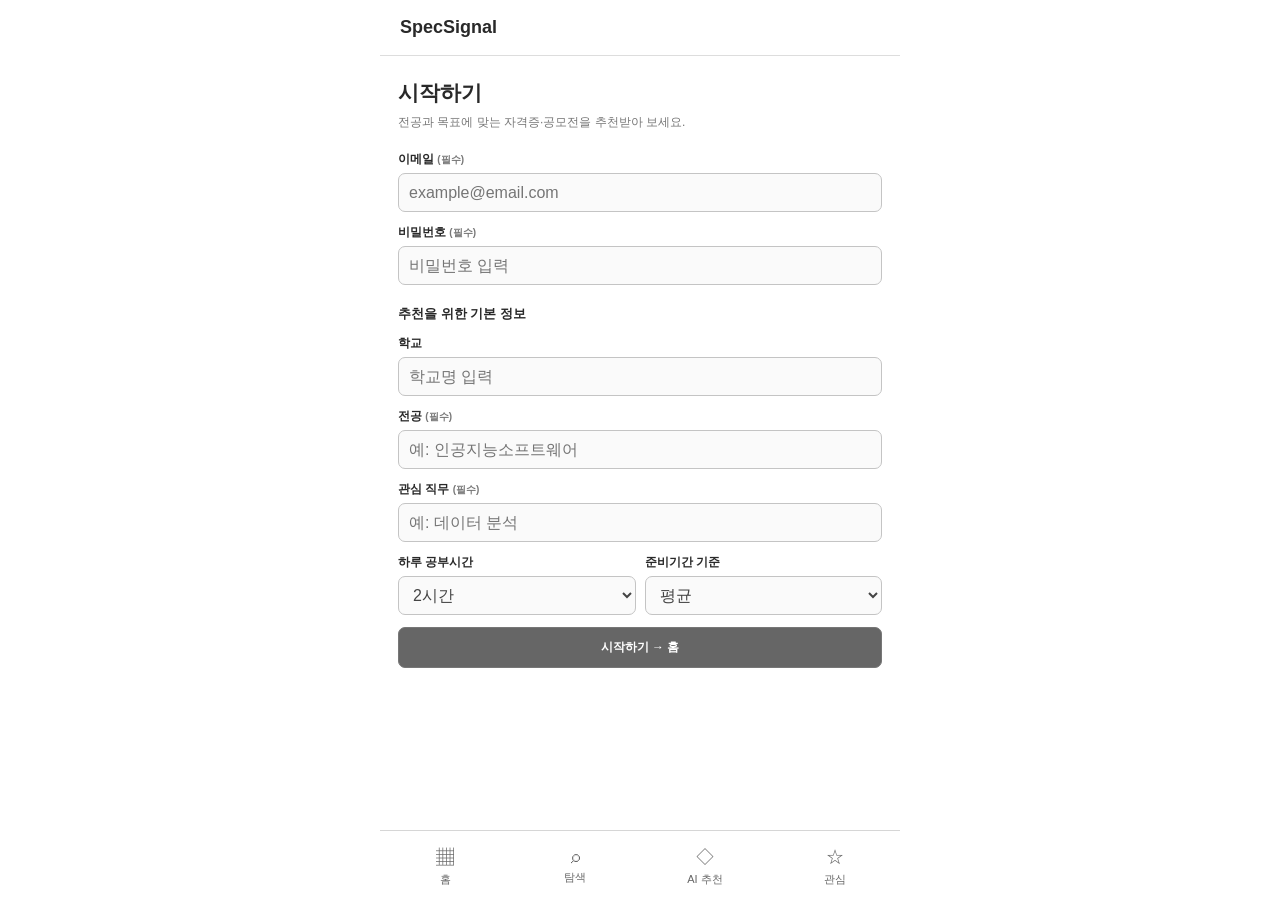
<file: pages/SpecSignal_와이어프레임.html>
<!doctype html><html lang="ko"><head><meta charset="utf-8"><meta name="viewport" content="width=device-width,initial-scale=1"><title>SpecSignal</title><style>
:root{--bg:#ededed;--panel:#fff;--line:#c8c8c8;--ink:#292929;--muted:#777;--soft:#f4f4f4;--dark:#565656}*{box-sizing:border-box}body{margin:0;background:var(--bg);font-family:Arial,'Malgun Gothic',sans-serif;color:var(--ink)}button,input,select,textarea{font:inherit}button{cursor:pointer}header{padding:20px 28px;background:#fff;border-bottom:1px solid #ccc;display:flex;align-items:center;justify-content:space-between;gap:14px;flex-wrap:wrap}.brand{font-size:21px;font-weight:800}.sub{font-size:12px;color:#777;margin-top:5px}.version{background:#e7e7e7;border:1px solid #ccc;border-radius:20px;padding:8px 13px;font-size:12px}.shell{display:grid;grid-template-columns:250px minmax(0,1fr);min-height:calc(100vh - 76px)}aside{background:#f8f8f8;border-right:1px solid #d0d0d0;padding:22px 15px}.aside-head{font-size:12px;font-weight:700;letter-spacing:1px;color:#777;margin:0 8px 13px}.nav{width:100%;border:1px solid transparent;background:transparent;padding:13px;text-align:left;border-radius:8px;margin-bottom:4px;color:#444}.nav.active{background:#e3e3e3;border-color:#c6c6c6;font-weight:bold}.nav small{display:block;color:#777;font-weight:normal;margin-top:3px}.legend{margin-top:25px;padding:13px;border:1px dashed #bbb;border-radius:10px;font-size:12px;line-height:1.8;color:#666}.workspace{padding:24px;display:flex;flex-direction:column;align-items:center;gap:14px}.workspace-top{width:min(100%,980px);display:flex;justify-content:space-between;align-items:center;gap:10px}.workspace-top h1{font-size:18px;margin:0}.workspace-top p{font-size:12px;color:#777;margin:5px 0}.pill{border:1px solid #bbb;background:#fafafa;padding:6px 10px;border-radius:99px;font-size:11px;white-space:nowrap}.preview{width:min(100%,980px);display:flex;justify-content:center;align-items:flex-start;gap:22px;flex-wrap:wrap}.phone{width:375px;max-width:100%;min-height:710px;background:white;border:9px solid #383838;border-radius:35px;box-shadow:0 8px 30px #0001;overflow:hidden;position:relative}.statusbar{height:31px;display:flex;align-items:center;justify-content:space-between;padding:0 19px;font-size:11px;font-weight:bold;background:#fff}.appbar{height:56px;border-bottom:1px solid #ddd;padding:0 17px;display:flex;justify-content:space-between;align-items:center}.appbar b{font-size:17px}.appbar span{font-size:12px;color:#777}.screen{display:none;padding:17px 17px 86px;min-height:565px}.screen.active{display:block}.screen h2{font-size:21px;margin:3px 0 6px}.lead{font-size:12px;color:#777;line-height:1.5;margin:0 0 20px}.section-title{font-size:13px;font-weight:700;margin:20px 0 9px}.field{display:block;font-size:12px;font-weight:700;margin:12px 0 5px}.input{width:100%;height:39px;border:1px solid #c4c4c4;border-radius:7px;background:#fafafa;padding:9px 10px;color:#444}.input:focus{outline:2px solid #aaa}textarea.input{height:74px;resize:vertical}.two{display:grid;grid-template-columns:1fr 1fr;gap:9px}.btn{border:1px solid #777;background:#666;color:white;border-radius:7px;padding:11px 13px;font-size:12px;font-weight:bold}.btn.secondary{background:#fff;color:#555;border-color:#bbb}.btn.ghost{background:#eee;color:#555;border-color:#ddd}.btn.small{padding:7px 9px;font-size:11px}.btn.full{width:100%;margin-top:12px}.btnrow{display:flex;gap:7px;flex-wrap:wrap}.card{border:1px solid #d2d2d2;background:#fafafa;border-radius:10px;padding:13px;margin:9px 0}.card h3{font-size:14px;margin:5px 0 7px}.card p{font-size:11px;color:#6c6c6c;line-height:1.55;margin:6px 0}.meta{font-size:10px;color:#777}.tag{display:inline-block;background:#e4e4e4;border:1px solid #d4d4d4;padding:4px 7px;border-radius:4px;font-size:10px;color:#555}.tabs{display:flex;gap:6px;margin:11px 0}.tab{flex:1;padding:10px 5px;border:1px solid #c6c6c6;background:#f5f5f5;border-radius:6px;font-size:12px}.tab.active{background:#656565;color:#fff;border-color:#656565}.state{border:1px dashed #aaa;background:#f5f5f5;border-radius:8px;padding:14px;margin:12px 0;text-align:center;font-size:11px;color:#666;line-height:1.7}.state strong{display:block;color:#444;font-size:12px}.state.loading{background:#ededed}.state.error{background:#e8e8e8;border-style:solid}.state.empty{background:#fafafa}.states-panel{width:245px;max-width:100%;padding:17px;background:#fff;border:1px solid #ccc;border-radius:12px}.states-panel h3{font-size:13px;margin:0 0 13px}.states-panel p{font-size:11px;color:#777;line-height:1.7}.state-toggle{width:100%;text-align:left;border:1px solid #ccc;background:#f7f7f7;padding:9px;border-radius:6px;margin:5px 0;font-size:11px}.state-toggle.active{background:#ddd;border-color:#888;font-weight:bold}.bottom{position:absolute;bottom:0;left:0;right:0;height:65px;background:#fafafa;border-top:1px solid #ddd;display:grid;grid-template-columns:repeat(4,1fr);align-items:center}.bottom button{border:0;background:transparent;color:#666;font-size:10px;padding:8px 0}.bottom button.active{font-weight:800;color:#222}.bottom .ico{display:block;font-size:18px;margin-bottom:3px}.calendar{display:grid;grid-template-columns:repeat(7,1fr);gap:3px}.day{min-height:36px;border:1px solid #e1e1e1;background:#fafafa;text-align:center;padding:5px 1px;font-size:11px}.day.head{min-height:24px;background:#e8e8e8;font-weight:bold}.day.mark{background:#d8d8d8;border-color:#aaa;font-weight:bold}.dot{display:block;width:5px;height:5px;background:#666;border-radius:50%;margin:3px auto}.d-day{display:flex;justify-content:space-between;align-items:center;border:1px solid #ccc;border-radius:7px;padding:10px;margin-top:7px;background:#f6f6f6;font-size:12px}.d-day b{background:#ddd;border-radius:5px;padding:5px 8px}.bubble{border:1px solid #ddd;border-radius:10px;padding:10px;font-size:12px;line-height:1.5;margin:9px 0;max-width:93%}.bubble.user{margin-left:auto;background:#e7e7e7}.bubble.ai{background:#fafafa}.wire{height:12px;background:#ddd;border-radius:4px;margin:8px 0}.wire.short{width:57%}.wire.med{width:77%}.note{background:#f5f5f5;border-left:3px solid #aaa;padding:9px 10px;font-size:11px;color:#666;line-height:1.6;margin:12px 0}.footer{max-width:980px;width:100%;font-size:11px;color:#777;line-height:1.6}.hidden{display:none!important}@media(max-width:900px){.shell{grid-template-columns:1fr}aside{padding:10px;border-right:0;border-bottom:1px solid #ccc;display:flex;gap:5px;overflow-x:auto}.aside-head,.legend{display:none}.nav{min-width:125px;font-size:11px;margin:0;padding:10px}.nav small{font-size:10px}.workspace{padding:16px 9px}.states-panel{width:375px}.preview{gap:13px}}@media(max-width:420px){header{padding:14px}.phone{border-width:5px;border-radius:24px}.states-panel{width:100%}}

html,body{height:100%;}body{background:#fff;} .phone{width:min(100%,480px);max-width:none;min-height:100dvh;height:100dvh;border:0;border-radius:0;box-shadow:none;margin:auto;display:flex;flex-direction:column;} .statusbar{flex-shrink:0;} .appbar{flex-shrink:0;} .screen{min-height:0;overflow-y:auto;flex:1;padding-bottom:94px;} .screen.active{display:block;} .bottom{position:absolute;bottom:0;z-index:10;} @media(min-width:600px){body{background:#e8e8e8;display:flex;justify-content:center;align-items:center}.phone{height:min(860px,95dvh);min-height:0;border:1px solid #bbb;border-radius:22px;box-shadow:0 16px 45px #0002}}

/* Mobile-first service UI: no device mockup or system status bar. */
html,body{margin:0;min-height:100%;width:100%}
body{display:block!important;background:#fff!important}
.phone{width:100%;max-width:520px;min-height:100dvh;height:100dvh;margin:0 auto;border:0!important;border-radius:0!important;box-shadow:none!important;display:flex;flex-direction:column;overflow:hidden;position:relative;background:#fff}
.appbar{height:56px;min-height:56px;padding:0 20px;background:#fff;border-bottom:1px solid #ddd;flex-shrink:0}
.appbar b{font-size:18px}
.screen{display:none;min-height:0;flex:1;overflow-y:auto;padding:20px 18px 96px;overscroll-behavior:contain}
.screen.active{display:block}
.bottom{height:70px;position:absolute;bottom:0;left:0;right:0;z-index:10;background:#fff;border-top:1px solid #d6d6d6;padding-bottom:env(safe-area-inset-bottom,0px)}
.bottom button{height:100%;font-size:11px}
.bottom button.active{background:#f0f0f0}
@media(min-width:600px){body{background:#fff!important;display:block!important}.phone{height:100dvh;min-height:100dvh;border:0!important;border-radius:0!important;box-shadow:none!important}}
@media(max-width:420px){.phone{border:0!important;border-radius:0!important}.screen{padding-left:16px;padding-right:16px}}
</style></head><body><div class="phone"><div class="appbar"><b id="appTitle">SpecSignal</b></div>
<section class="screen active" id="S-01"><h2>시작하기</h2><p class="lead">전공과 목표에 맞는 자격증·공모전을 추천받아 보세요.</p><label class="field">이메일 <span class="meta">(필수)</span></label><input class="input" id="email" placeholder="example@email.com" type="email"/><label class="field">비밀번호 <span class="meta">(필수)</span></label><input class="input" id="password" placeholder="비밀번호 입력" type="password"/><div class="section-title">추천을 위한 기본 정보</div><label class="field">학교</label><input class="input" id="school" placeholder="학교명 입력"/><label class="field">전공 <span class="meta">(필수)</span></label><input class="input" id="major" placeholder="예: 인공지능소프트웨어"/><label class="field">관심 직무 <span class="meta">(필수)</span></label><input class="input" id="career" placeholder="예: 데이터 분석"/><div class="two"><div><label class="field">하루 공부시간</label><select class="input" id="study"><option>1시간</option><option selected="">2시간</option><option>3시간 이상</option></select></div><div><label class="field">준비기간 기준</label><select class="input" id="period"><option>최소</option><option selected="">평균</option><option>최대</option></select></div></div><button class="btn full" onclick="start()">시작하기 → 홈</button><div class="state error hidden" id="loginWarning"><strong>필수 입력 누락</strong>이메일·비밀번호·전공·관심 직무를 확인해 주세요.</div></section>
<section class="screen" id="S-02"><h2>둘러보기</h2><p class="lead">자격증과 공모전을 찾아보고 공식 정보를 확인하세요.</p><div class="tabs"><button class="tab active" id="certTab" onclick="setKind('cert')">자격증</button><button class="tab" id="compTab" onclick="setKind('comp')">공모전</button></div><input class="input" id="searchInput" oninput="renderResults()" placeholder="이름·분야 검색"/><div id="results"></div><div class="btnrow"><button class="btn secondary small" onclick="go('S-04')">AI 맞춤 추천</button><button class="btn secondary small" onclick="go('S-09')">공모전 등록 제안</button></div></section>
<section class="screen" id="S-03"><h2>상세정보</h2><p class="lead">응시·참가 조건과 공식 출처를 확인하세요.</p><div class="card"><span class="tag" id="detailKind">국가자격증</span><h3 id="detailTitle">정보처리기사</h3><p id="detailDesc">자격증 상세정보</p><div class="section-title">주요 일정</div><div class="d-day"><span>접수 마감</span><b id="detailDeadline">예시 날짜</b></div><div class="d-day"><span>시험·제출일</span><b id="detailExam">예시 날짜</b></div><div class="section-title">자격 조건 / 출처</div><p>공식 기관의 자격 조건과 원문을 반드시 확인해야 합니다.</p><span class="tag">공식 원문 링크 영역</span></div><div class="btnrow"><button class="btn" onclick="saveBookmark()">☆ 관심 저장</button><button class="btn secondary" onclick="go('S-07')">＋ 일정 추가</button><button class="btn ghost" onclick="go('S-06')">관심 목록</button></div><div class="state hidden" id="bookmarkMessage">관심 목록에 저장했습니다. 캘린더에는 자동 등록되지 않습니다.</div></section>
<section class="screen" id="S-04"><h2>AI 맞춤 추천</h2><p class="lead">내 전공·관심 직무·공부시간을 고려해 추천받아요.</p><div class="card"><span class="tag">내 추천 조건</span><p id="profileSummary">전공: 미입력 · 관심 직무: 미입력</p><p>학사일정: 고정 예시 기반 · 준비기간: 평균</p></div><div class="bubble ai">어떤 자격증이나 공모전을 준비하고 싶나요? 목표 직무와 준비 가능한 시간을 알려주세요.</div><div class="bubble user">이번 학기에 준비할 수 있는 자격증을 추천해줘.</div><div id="aiResult"><div class="card"><span class="tag">추천 카드</span><h3>정보처리기사</h3><p>전공 연관성과 준비 가능 시간을 고려한 추천 설명 영역입니다.</p><button class="btn small" onclick="selectItem('cert');go('S-03')">상세보기</button> <button class="btn secondary small" onclick="selectItem('cert');go('S-07')">일정 추가</button></div></div><label class="field">AI에게 질문하기</label><textarea class="input" id="aiQuestion" placeholder="예: 학사일정과 겹치지 않는 공모전 추천해줘"></textarea><button class="btn full" onclick="runAiDemo()">추천 요청</button></section>
<section class="screen" id="S-05"><h2>내 캘린더</h2><p class="lead">학사일정과 내가 직접 등록한 일정만 표시해요.</p><div class="btnrow" style="justify-content:space-between;align-items:center"><b style="font-size:14px">2026년 11월 </b><button class="btn secondary small" onclick="go('S-08')">학사일정 설정</button></div><div class="calendar" id="calendar"></div><div class="section-title">다가오는 일정 · D-day</div><div id="ddays"><div class="state empty"><strong>등록된 개인 일정 없음</strong>자격증이나 공모전 상세에서 일정을 추가해 보세요.</div></div><div class="btnrow"><button class="btn small" onclick="go('S-02')">＋ 항목 탐색</button><button class="btn secondary small" onclick="go('S-07')">직접 일정 추가</button></div></section>
<section class="screen" id="S-06"><h2>관심 목록</h2><p class="lead">저장한 항목을 모아보고 필요한 경우 일정에 추가하세요.</p><div id="bookmarkList"><div class="state empty"><strong>저장한 항목이 없어요</strong>탐색 화면에서 관심 저장을 눌러 주세요.</div></div><button class="btn full secondary" onclick="go('S-02')">자격증·공모전 둘러보기</button></section>
<section class="screen" id="S-07"><h2>일정 등록·수정</h2><p class="lead">공식 정보와 별개로 내 캘린더의 날짜를 설정해요.</p><label class="field">일정명 <span class="meta">(필수)</span></label><input class="input" id="eventTitle" placeholder="예: 정보처리기사 접수 마감"/><label class="field">일정 종류</label><select class="input" id="eventType"><option value="cert">자격증</option><option value="comp">공모전</option><option value="personal">개인 일정</option></select><label class="field">날짜 <span class="meta">(필수)</span></label><input class="input" id="eventDate" type="date"/><div class="btnrow"><button class="btn" onclick="saveEvent()">일정 저장</button><button class="btn secondary" onclick="deleteEvent()">선택 일정 삭제</button></div><div class="state error hidden" id="eventWarning"><strong>날짜를 확인해 주세요</strong>일정명과 날짜를 입력해야 저장할 수 있습니다.</div></section>
<section class="screen" id="S-08"><h2>학교 학사일정</h2><p class="lead">학교별 공식 학사일정을 확인하고 필요한 내용을 수정하세요.</p><label class="field">학교</label><input class="input" placeholder="학교명 검색 / 선택"/><label class="field">학년도</label><select class="input"><option>2026</option><option>2027</option></select><div class="section-title">추출된 학사일정</div><div class="card"><h3>중간고사 기간</h3><p>날짜 미확정 · 학교 공식 자료 확인 필요</p><button class="btn secondary small" onclick="alert('실제 날짜 수정은 학사일정 연동 단계에서 구현합니다.')">수정</button></div><div class="card"><h3>기말고사 기간</h3><p>날짜 미확정 · 누락 여부 확인 필요</p><button class="btn secondary small" onclick="alert('실제 날짜 수정은 학사일정 연동 단계에서 구현합니다.')">수정</button></div><button class="btn full" onclick="go('S-05')">확인 후 홈으로</button></section>
<section class="screen" id="S-09"><h2>공모전 등록 제안</h2><p class="lead">공식 공고를 등록 제안하고 검수 결과를 확인하세요.</p><label class="field">공식 공고 URL</label><input class="input" placeholder="https://..."/><label class="field">공모전명</label><input class="input" placeholder="공모전 공식 명칭"/><label class="field">공고 파일</label><div class="state">PDF · 포스터 이미지 첨부</div><label class="field">등록 상태</label><div class="card"><span class="tag">검수 대기</span><p>승인되지 않은 공고는 일반 사용자에게 공개하지 않습니다.</p></div><button class="btn full" onclick="alert('공모전 제출은 이번 주차 화면 예시입니다.')">검수 요청</button><button class="btn secondary full" onclick="go('S-02')">탐색으로 돌아가기</button></section>
<div class="bottom"><button data-bottom="S-05" onclick="go('S-05')"><span class="ico">▦</span>홈</button><button data-bottom="S-02" onclick="go('S-02')"><span class="ico">⌕</span>탐색</button><button data-bottom="S-04" onclick="go('S-04')"><span class="ico">◇</span>AI 추천</button><button data-bottom="S-06" onclick="go('S-06')"><span class="ico">☆</span>관심</button></div></div><script>
const screens=[['S-01','로그인·사용자 설정','프로필 및 추천 조건 입력'],['S-02','자격증·공모전 탐색','검색·목록·상세 진입'],['S-03','상세정보·관심 저장','원문 확인·관심 저장·일정 추가'],['S-04','AI 맞춤 추천','조건 기반 추천·추천 카드'],['S-05','홈 캘린더·D-day','내 일정·학사일정·D-day'],['S-06','관심 목록','관심 저장 항목 확인'],['S-07','일정 등록·수정','날짜 입력·저장·삭제'],['S-08','학사일정 설정','공식 일정 확인·수정 예시'],['S-09','공모전 등록 제안','공고 제출·검수 예시']];let current='S-01',kind='cert',selected={kind:'cert',title:'정보처리기사'},bookmarks=[],events=[],editing=-1,state='normal';const items={cert:[{title:'정보처리기사',kind:'국가자격증',desc:'정보처리 분야 국가기술자격 · 상세정보 예시'},{title:'빅데이터분석기사',kind:'국가자격증',desc:'데이터 분석 분야 국가기술자격 · 상세정보 예시'}],comp:[{title:'AI 아이디어 공모전 (예시)',kind:'공모전',desc:'참가 자격과 접수 기간은 공식 원문 확인 필요'},{title:'캠퍼스 서비스 기획 공모전 (예시)',kind:'공모전',desc:'공모전 등록 데이터의 레이아웃 예시'}]};const $=id=>document.getElementById(id);function go(id){current=id;state='normal';document.querySelectorAll('.screen').forEach(el=>el.classList.toggle('active',el.id===id));document.querySelectorAll('.bottom button').forEach(el=>el.classList.toggle('active',el.dataset.bottom===id));let item=screens.find(s=>s[0]===id);$('appTitle').textContent=item[1];if(id==='S-02')renderResults();if(id==='S-03')renderDetail();if(id==='S-04')renderProfile();if(id==='S-05')renderCalendar();if(id==='S-06')renderBookmarks();if(id==='S-07')renderEventForm();document.querySelector('.screen.active').scrollTop=0}function prev(){go(screens[(screens.findIndex(s=>s[0]===current)+screens.length-1)%screens.length][0])}function next(){go(screens[(screens.findIndex(s=>s[0]===current)+1)%screens.length][0])}function start(){let ok=['email','password','major','career'].every(id=>$(id).value.trim());$('loginWarning').classList.toggle('hidden',ok);if(ok)go('S-05')}function setKind(k){kind=k;$('certTab').classList.toggle('active',k==='cert');$('compTab').classList.toggle('active',k==='comp');renderResults()}function selectItem(k,title){selected={kind:k,title:title||items[k][0].title};$('bookmarkMessage').classList.add('hidden')}function renderResults(){let q=$('searchInput').value.toLowerCase();let list=items[kind].filter(i=>(i.title+i.desc).toLowerCase().includes(q));$('results').innerHTML=list.length?list.map(i=>`<div class="card"><span class="tag">${i.kind}</span><h3>${i.title}</h3><p>${i.desc}</p><button class="btn small" data-title="${i.title}" onclick="selectItem('${kind}',this.dataset.title);go('S-03')">상세보기 →</button></div>`).join(''):'<div class="state empty"><strong>검색 결과 없음</strong>검색어를 변경해 다시 시도해 주세요.</div>'}function renderDetail(){$('detailTitle').textContent=selected.title;$('detailKind').textContent=selected.kind==='cert'?'국가자격증':'공모전';$('detailDesc').textContent=selected.kind==='cert'?'시험 일정·응시자격은 공식 원문에서 확인해야 합니다.':'공모전 참가 조건·제출 기한은 공식 원문에서 확인해야 합니다.';$('detailDeadline').textContent='미확인';$('detailExam').textContent='미확인'}function saveBookmark(){if(!bookmarks.some(x=>x.title===selected.title))bookmarks.push({...selected});$('bookmarkMessage').classList.remove('hidden')}function renderBookmarks(){$('bookmarkList').innerHTML=bookmarks.length?bookmarks.map((x,i)=>`<div class="card"><span class="tag">${x.kind==='cert'?'자격증':'공모전'}</span><h3>${x.title}</h3><div class="btnrow"><button class="btn small" onclick="selectItem(bookmarks[${i}].kind,bookmarks[${i}].title);go('S-03')">상세보기</button><button class="btn secondary small" onclick="bookmarks.splice(${i},1);renderBookmarks()">저장 해제</button></div></div>`).join(''):'<div class="state empty"><strong>저장한 항목이 없어요</strong>탐색 화면에서 관심 저장을 눌러 주세요.</div>'}function renderProfile(){$('profileSummary').textContent='전공: '+($('major').value||'미입력')+' · 관심 직무: '+($('career').value||'미입력')+' · 공부시간: '+$('study').value+' · 준비기간: '+$('period').value}function runAiDemo(){let q=$('aiQuestion').value.trim();if(!q){$('aiResult').innerHTML='<div class="state empty"><strong>질문을 입력해 주세요</strong>추천받을 조건이나 관심 분야를 적어 주세요.</div>';return}$('aiResult').innerHTML='<div class="state loading"><strong>추천 생성 중</strong>사용자 조건과 학사일정을 확인하고 있습니다.</div>';setTimeout(()=>{$('aiResult').innerHTML='<div class="card"><span class="tag">추천 결과</span><h3>정보처리기사</h3><p>전공과 학습 가능 시간을 고려해 검토할 수 있는 자격증입니다. 공식 일정과 응시 조건을 확인해 보세요.</p><button class="btn small" onclick="selectItem(\'cert\');go(\'S-03\')">상세보기</button> <button class="btn secondary small" onclick="selectItem(\'cert\');go(\'S-07\')">일정 추가</button></div>'},600)}function renderEventForm(){if(editing<0){$('eventTitle').value=selected.title?selected.title+' 일정':'';$('eventDate').value='';$('eventType').value=selected.kind||'personal'}else if(events[editing]){$('eventTitle').value=events[editing].title;$('eventDate').value=events[editing].date;$('eventType').value=events[editing].type}$('eventWarning').classList.add('hidden')}function saveEvent(){let title=$('eventTitle').value.trim(),date=$('eventDate').value;if(!title||!date){$('eventWarning').classList.remove('hidden');return}let obj={title,date,type:$('eventType').value};if(editing>=0)events[editing]=obj;else events.push(obj);editing=-1;go('S-05')}function deleteEvent(){if(editing>=0){events.splice(editing,1);editing=-1;go('S-05')}else{alert('캘린더에서 수정할 일정을 선택해 주세요.')}}function renderCalendar(){let y=2026,m=10,start=new Date(y,m,1).getDay(),last=new Date(y,m+1,0).getDate(),html=['일','월','화','수','목','금','토'].map(d=>`<div class="day head">${d}</div>`).join('');for(let i=0;i<start;i++)html+='<div class="day"></div>';for(let d=1;d<=last;d++){let key=`2026-11-${String(d).padStart(2,'0')}`,has=events.some(e=>e.date===key);html+=`<div class="day ${has?'mark':''}">${d}${has?'<span class="dot"></span>':''}</div>`}$('calendar').innerHTML=html;let today=new Date();today.setHours(0,0,0,0);$('ddays').innerHTML=events.length?events.map((e,i)=>{let diff=Math.ceil((new Date(e.date+'T00:00:00')-today)/86400000),label=diff===0?'D-day':diff>0?'D-'+diff:'D+'+Math.abs(diff);return `<div class="d-day"><span><b style="background:none;padding:0">${e.title}</b><br><span class="meta">${e.date}</span></span><button class="btn secondary small" onclick="editing=${i};go('S-07')">${label} · 수정</button></div>`}).join(''):'<div class="state empty"><strong>등록된 개인 일정 없음</strong>자격증이나 공모전 상세에서 일정을 추가해 보세요.</div>'}renderResults();renderCalendar();
</script></body></html>
</file>
